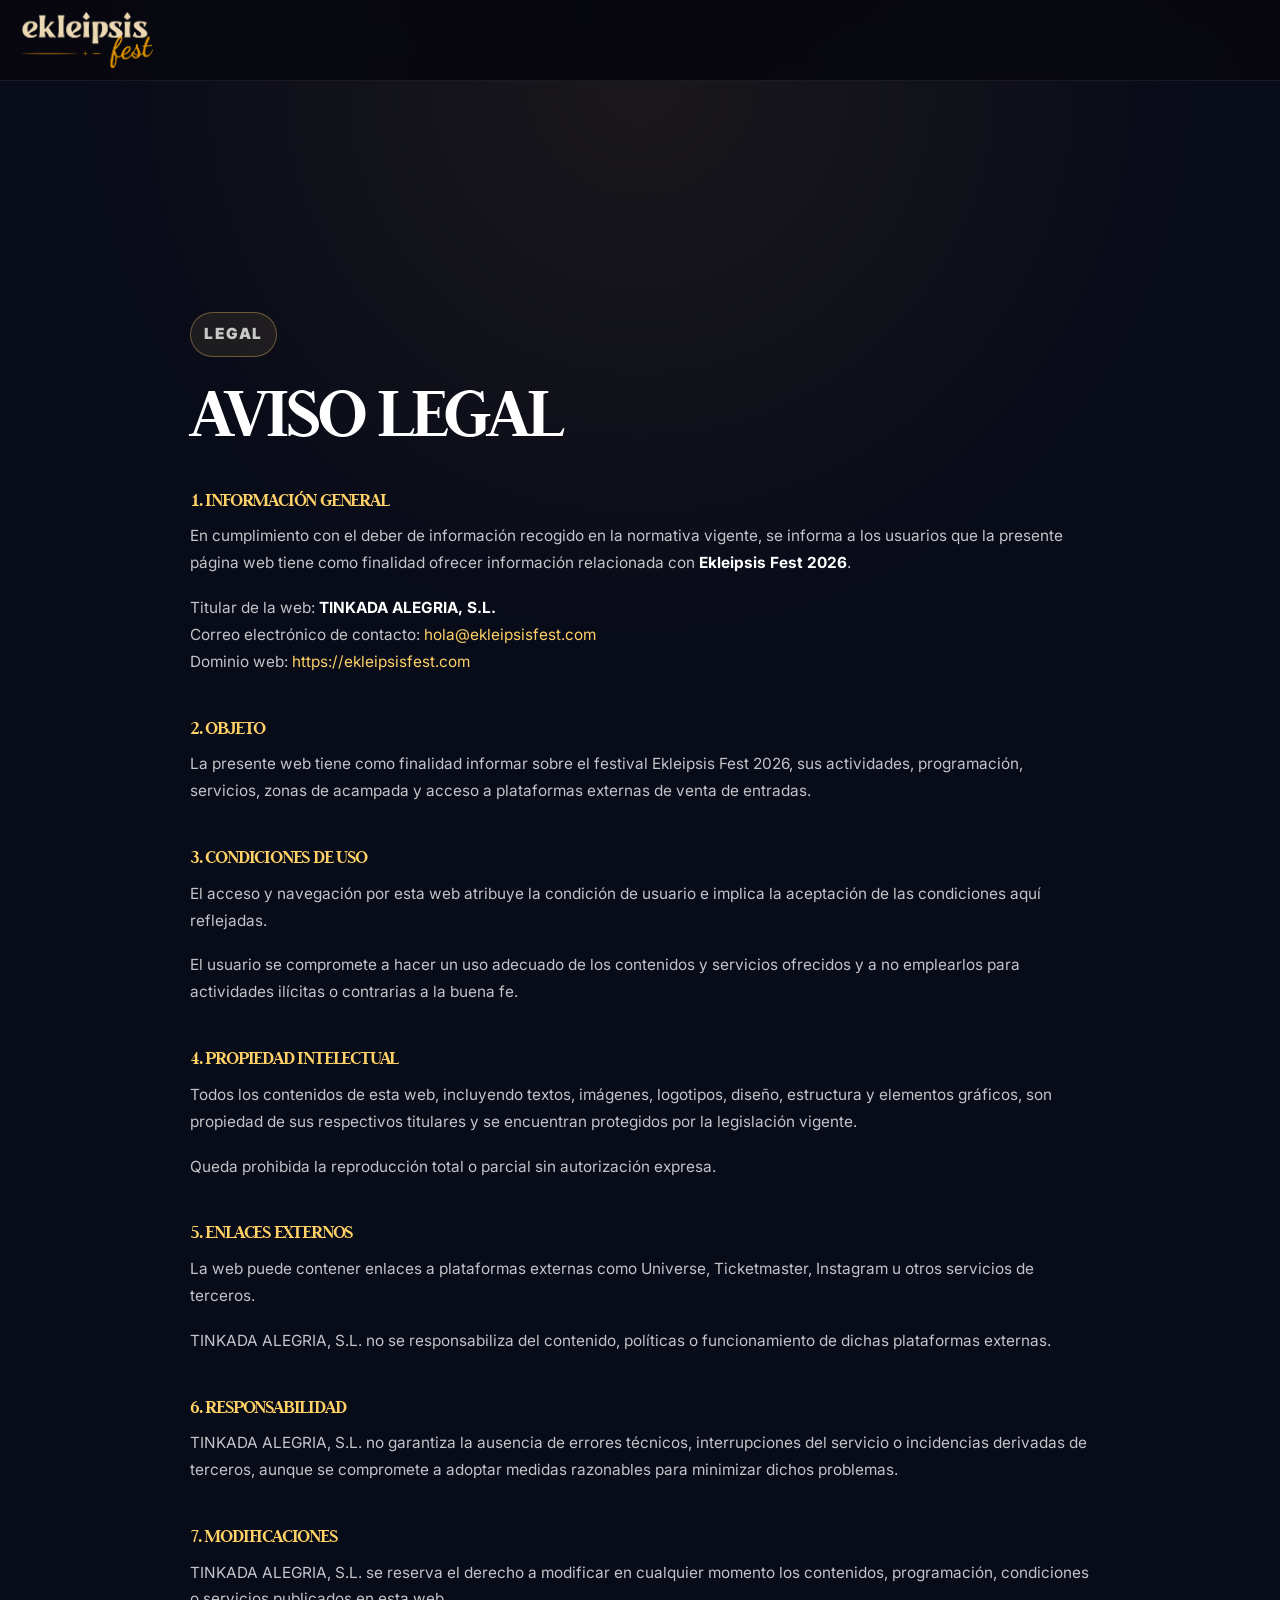
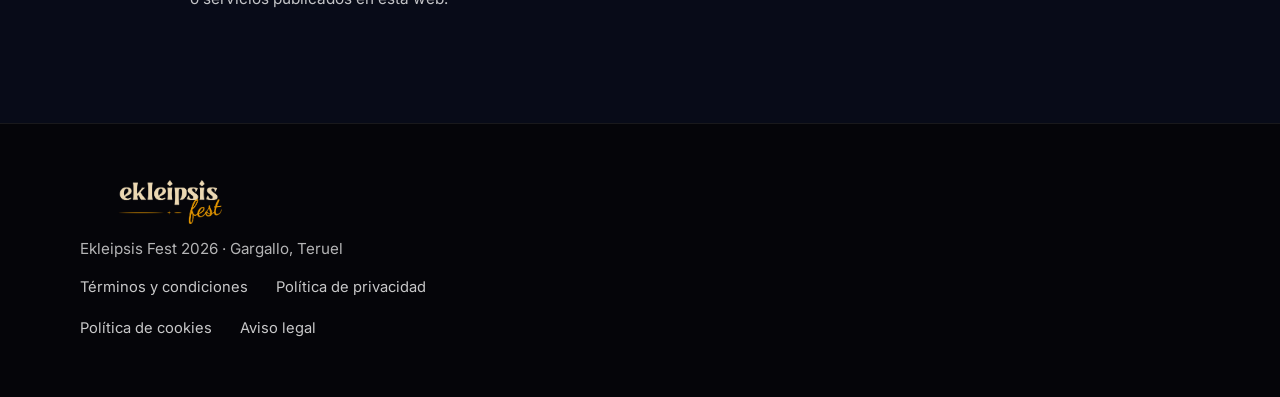
<file: aviso-legal.html>
<!DOCTYPE html>
<html lang="es">
<head>
  <meta charset="UTF-8" />
  <meta name="viewport" content="width=device-width, initial-scale=1.0" />

  <title>Aviso Legal | Ekleipsis Fest</title>
  <meta name="description" content="Aviso legal de Ekleipsis Fest 2026." />

  <link rel="icon" type="image/png" href="/assets/img/fav_icon.png" />
  <link rel="preconnect" href="https://fonts.googleapis.com" />
  <link rel="preconnect" href="https://fonts.gstatic.com" crossorigin />
  <link href="https://fonts.googleapis.com/css2?family=Inter:wght@400;600;700;900&family=Judson:wght@400;700&display=swap" rel="stylesheet" />
  <link rel="stylesheet" href="css/styles.css" />
</head>

<body>

  <header class="site-header">
    <div class="header-container">
      <a href="index.html" class="logo">
        <img src="assets/img/EKLEIPSIS FEST_logo_final.png" alt="Ekleipsis Fest" />
      </a>
    </div>
  </header>

  <main class="legal-page">
    <section class="section">
      <div class="container legal-content">
        <p class="section-tag">Legal</p>
        <h1>Aviso legal</h1>

        <h2>1. Información general</h2>
        <p>
          En cumplimiento con el deber de información recogido en la normativa vigente, se informa a los
          usuarios que la presente página web tiene como finalidad ofrecer información relacionada con
          <strong>Ekleipsis Fest 2026</strong>.
        </p>

        <p>
          Titular de la web: <strong>TINKADA ALEGRIA, S.L.</strong><br>
          Correo electrónico de contacto:
          <a href="mailto:hola@ekleipsisfest.com">hola@ekleipsisfest.com</a><br>
          Dominio web:
          <a href="https://ekleipsisfest.com">https://ekleipsisfest.com</a>
        </p>

        <h2>2. Objeto</h2>
        <p>
          La presente web tiene como finalidad informar sobre el festival Ekleipsis Fest 2026, sus actividades,
          programación, servicios, zonas de acampada y acceso a plataformas externas de venta de entradas.
        </p>

        <h2>3. Condiciones de uso</h2>
        <p>
          El acceso y navegación por esta web atribuye la condición de usuario e implica la aceptación de las
          condiciones aquí reflejadas.
        </p>

        <p>
          El usuario se compromete a hacer un uso adecuado de los contenidos y servicios ofrecidos y a no
          emplearlos para actividades ilícitas o contrarias a la buena fe.
        </p>

        <h2>4. Propiedad intelectual</h2>
        <p>
          Todos los contenidos de esta web, incluyendo textos, imágenes, logotipos, diseño, estructura y
          elementos gráficos, son propiedad de sus respectivos titulares y se encuentran protegidos por la
          legislación vigente.
        </p>

        <p>
          Queda prohibida la reproducción total o parcial sin autorización expresa.
        </p>

        <h2>5. Enlaces externos</h2>
        <p>
          La web puede contener enlaces a plataformas externas como Universe, Ticketmaster, Instagram u otros
          servicios de terceros.
        </p>

        <p>
          TINKADA ALEGRIA, S.L. no se responsabiliza del contenido, políticas o funcionamiento de dichas plataformas
          externas.
        </p>

        <h2>6. Responsabilidad</h2>
        <p>
          TINKADA ALEGRIA, S.L. no garantiza la ausencia de errores técnicos, interrupciones del servicio o incidencias
          derivadas de terceros, aunque se compromete a adoptar medidas razonables para minimizar dichos
          problemas.
        </p>

        <h2>7. Modificaciones</h2>
        <p>
          TINKADA ALEGRIA, S.L. se reserva el derecho a modificar en cualquier momento los contenidos, programación,
          condiciones o servicios publicados en esta web.
        </p>

      </div>
    </section>
  </main>

  <footer class="site-footer">
    <div class="container footer-content">
      <div class="footer-brand">
        <img src="assets/img/EKLEIPSIS FEST_logo_final.png" alt="Ekleipsis Fest" class="footer-logo" />
        <p>Ekleipsis Fest 2026 · Gargallo, Teruel</p>

        <div class="footer-links">
          <a href="terminos.html">Términos y condiciones</a>
          <a href="privacidad.html">Política de privacidad</a>
          <a href="cookies.html">Política de cookies</a>
          <a href="aviso-legal.html">Aviso legal</a>
        </div>
      </div>
    </div>
  </footer>

</body>
</html>
</file>
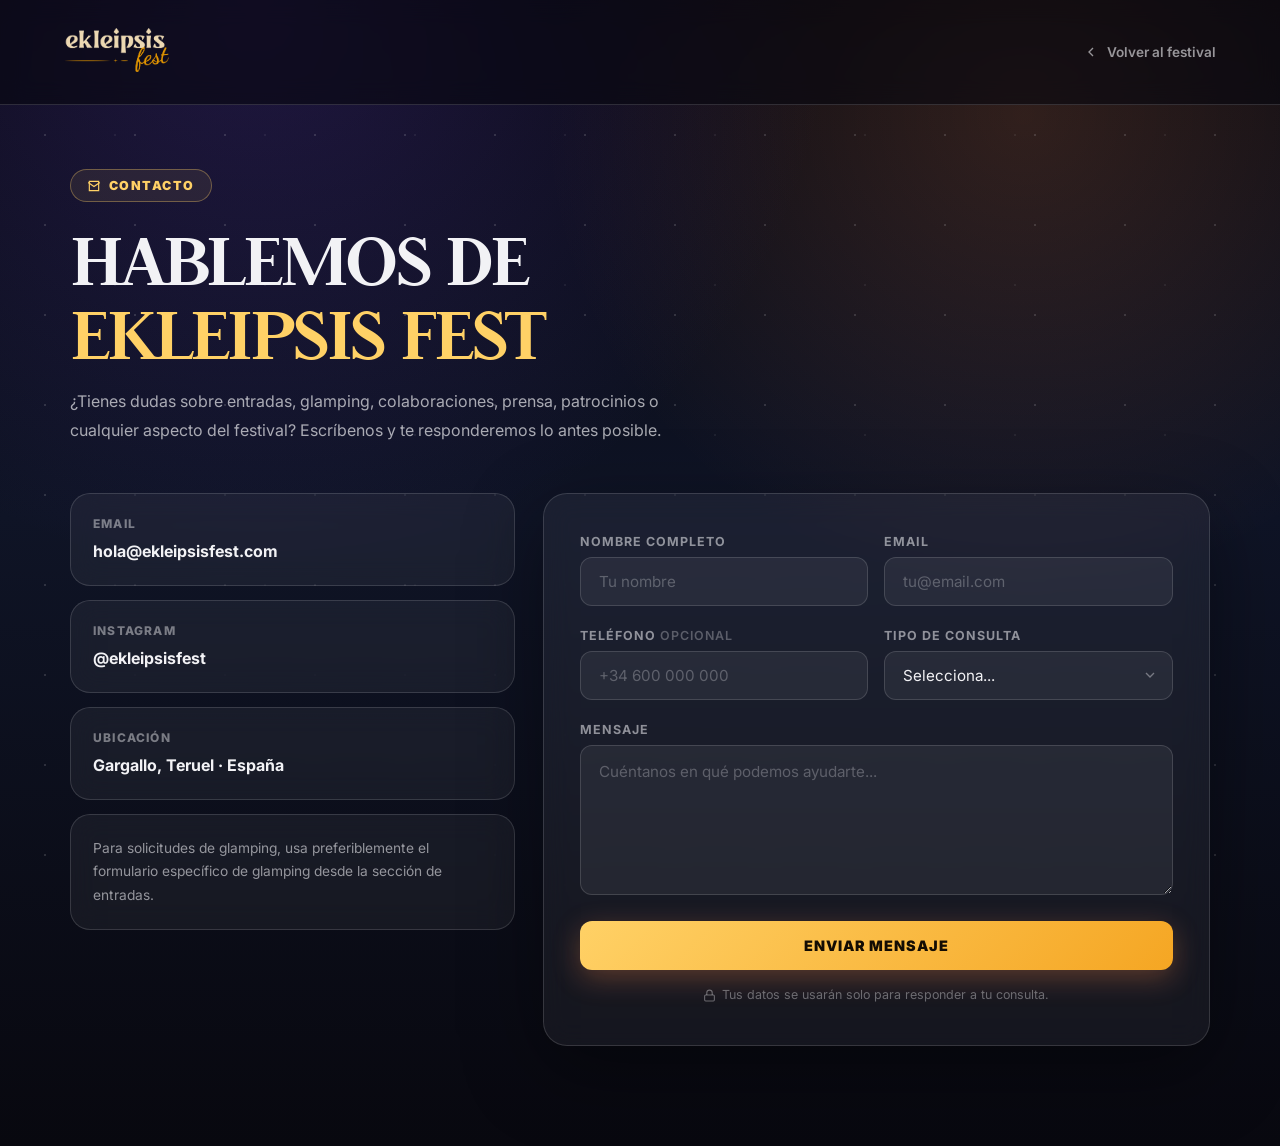
<file: contacto.html>
<!DOCTYPE html>
<html lang="es">
<head>
  <meta charset="UTF-8" />
  <meta name="viewport" content="width=device-width, initial-scale=1.0" />

  <title>Contacto · Ekleipsis Fest 2026</title>
  <meta name="description" content="Contacta con Ekleipsis Fest 2026 para dudas sobre entradas, glamping, colaboraciones, prensa, patrocinios o información general del festival." />
  <meta name="robots" content="index, follow" />

  <link rel="icon" type="image/png" href="assets/img/fav_icon.png" />

  <link rel="preconnect" href="https://fonts.googleapis.com" />
  <link rel="preconnect" href="https://fonts.gstatic.com" crossorigin />
  <link href="https://fonts.googleapis.com/css2?family=Inter:wght@400;600;700;900&family=Judson:wght@400;700&display=swap" rel="stylesheet" />

  <link rel="stylesheet" href="css/contacto.css" />
</head>

<body>

  <header class="page-header">
    <a href="index.html" class="header-logo">
      <img src="assets/img/EKLEIPSIS FEST_logo_final.png" alt="Ekleipsis Fest" />
    </a>

    <a href="index.html" class="back-link">
      <svg viewBox="0 0 24 24">
        <polyline points="15 18 9 12 15 6"></polyline>
      </svg>
      Volver al festival
    </a>
  </header>

  <main class="contact-page">

    <section class="contact-hero">
      <span class="contact-kicker">
        <svg viewBox="0 0 24 24">
          <path d="M4 4h16v16H4z"></path>
          <polyline points="22,6 12,13 2,6"></polyline>
        </svg>
        Contacto
      </span>

      <h1>Hablemos de <span>EKLEIPSIS FEST</span></h1>

      <p>
        ¿Tienes dudas sobre entradas, glamping, colaboraciones, prensa, patrocinios o cualquier aspecto del festival?
        Escríbenos y te responderemos lo antes posible.
      </p>
    </section>

    <section class="contact-layout">

      <aside class="contact-info">
        <div class="info-card">
          <span class="info-label">Email</span>
          <a href="mailto:hola@ekleipsisfest.com">hola@ekleipsisfest.com</a>
        </div>

        <div class="info-card">
          <span class="info-label">Instagram</span>
          <a href="https://www.instagram.com/ekleipsisfest/" target="_blank" rel="noopener">@ekleipsisfest</a>
        </div>

        <div class="info-card">
          <span class="info-label">Ubicación</span>
          <p>Gargallo, Teruel · España</p>
        </div>

        <div class="info-note">
          Para solicitudes de glamping, usa preferiblemente el formulario específico de glamping desde la sección de entradas.
        </div>
      </aside>

      <div class="form-card" id="formCard">

        <div class="form-fields">

          <form id="contactForm"
                name="contacto-general"
                method="POST"
                action="/contacto.html?success=true"
                data-netlify="true"
                netlify-honeypot="bot-field">

            <input type="hidden" name="form-name" value="contacto-general" />

            <p hidden>
              <label>No rellenes esto: <input name="bot-field" /></label>
            </p>

            <div class="form-row">
              <div class="form-group">
                <label>Nombre completo</label>
                <input type="text" name="nombre" placeholder="Tu nombre" required />
              </div>

              <div class="form-group">
                <label>Email</label>
                <input type="email" name="email" placeholder="tu@email.com" required />
              </div>
            </div>

            <div class="form-row">
              <div class="form-group">
                <label>Teléfono <span>opcional</span></label>
                <input type="tel" name="telefono" placeholder="+34 600 000 000" />
              </div>

              <div class="form-group">
                <label>Tipo de consulta</label>
                <select name="tipo_consulta" required>
                  <option value="" disabled selected>Selecciona...</option>
                  <option value="Entradas">Entradas</option>
                  <option value="Glamping">Glamping</option>
                  <option value="Colaboraciones">Colaboraciones</option>
                  <option value="Prensa">Prensa</option>
                  <option value="Patrocinios">Patrocinios</option>
                  <option value="Food trucks / proveedores">Food trucks / proveedores</option>
                  <option value="Información general">Información general</option>
                  <option value="Otros">Otros</option>
                </select>
              </div>
            </div>

            <div class="form-group">
              <label>Mensaje</label>
              <textarea name="mensaje" placeholder="Cuéntanos en qué podemos ayudarte..." required></textarea>
            </div>

            <button type="submit" class="form-submit">
              Enviar mensaje
            </button>

            <p class="form-note">
              <svg viewBox="0 0 24 24">
                <rect x="3" y="11" width="18" height="11" rx="2" ry="2"></rect>
                <path d="M7 11V7a5 5 0 0 1 10 0v4"></path>
              </svg>
              Tus datos se usarán solo para responder a tu consulta.
            </p>

          </form>
        </div>

        <div class="form-success">
          <div class="success-icon">
            <svg viewBox="0 0 24 24">
              <polyline points="20 6 9 17 4 12"></polyline>
            </svg>
          </div>

          <h2>Mensaje enviado</h2>

          <p>
            Hemos recibido tu consulta. Te responderemos lo antes posible.
          </p>

          <a href="index.html" class="success-back">
            Volver al festival
          </a>
        </div>

      </div>

    </section>

  </main>

  <script src="js/main.js"></script>
</body>
</html>
</file>
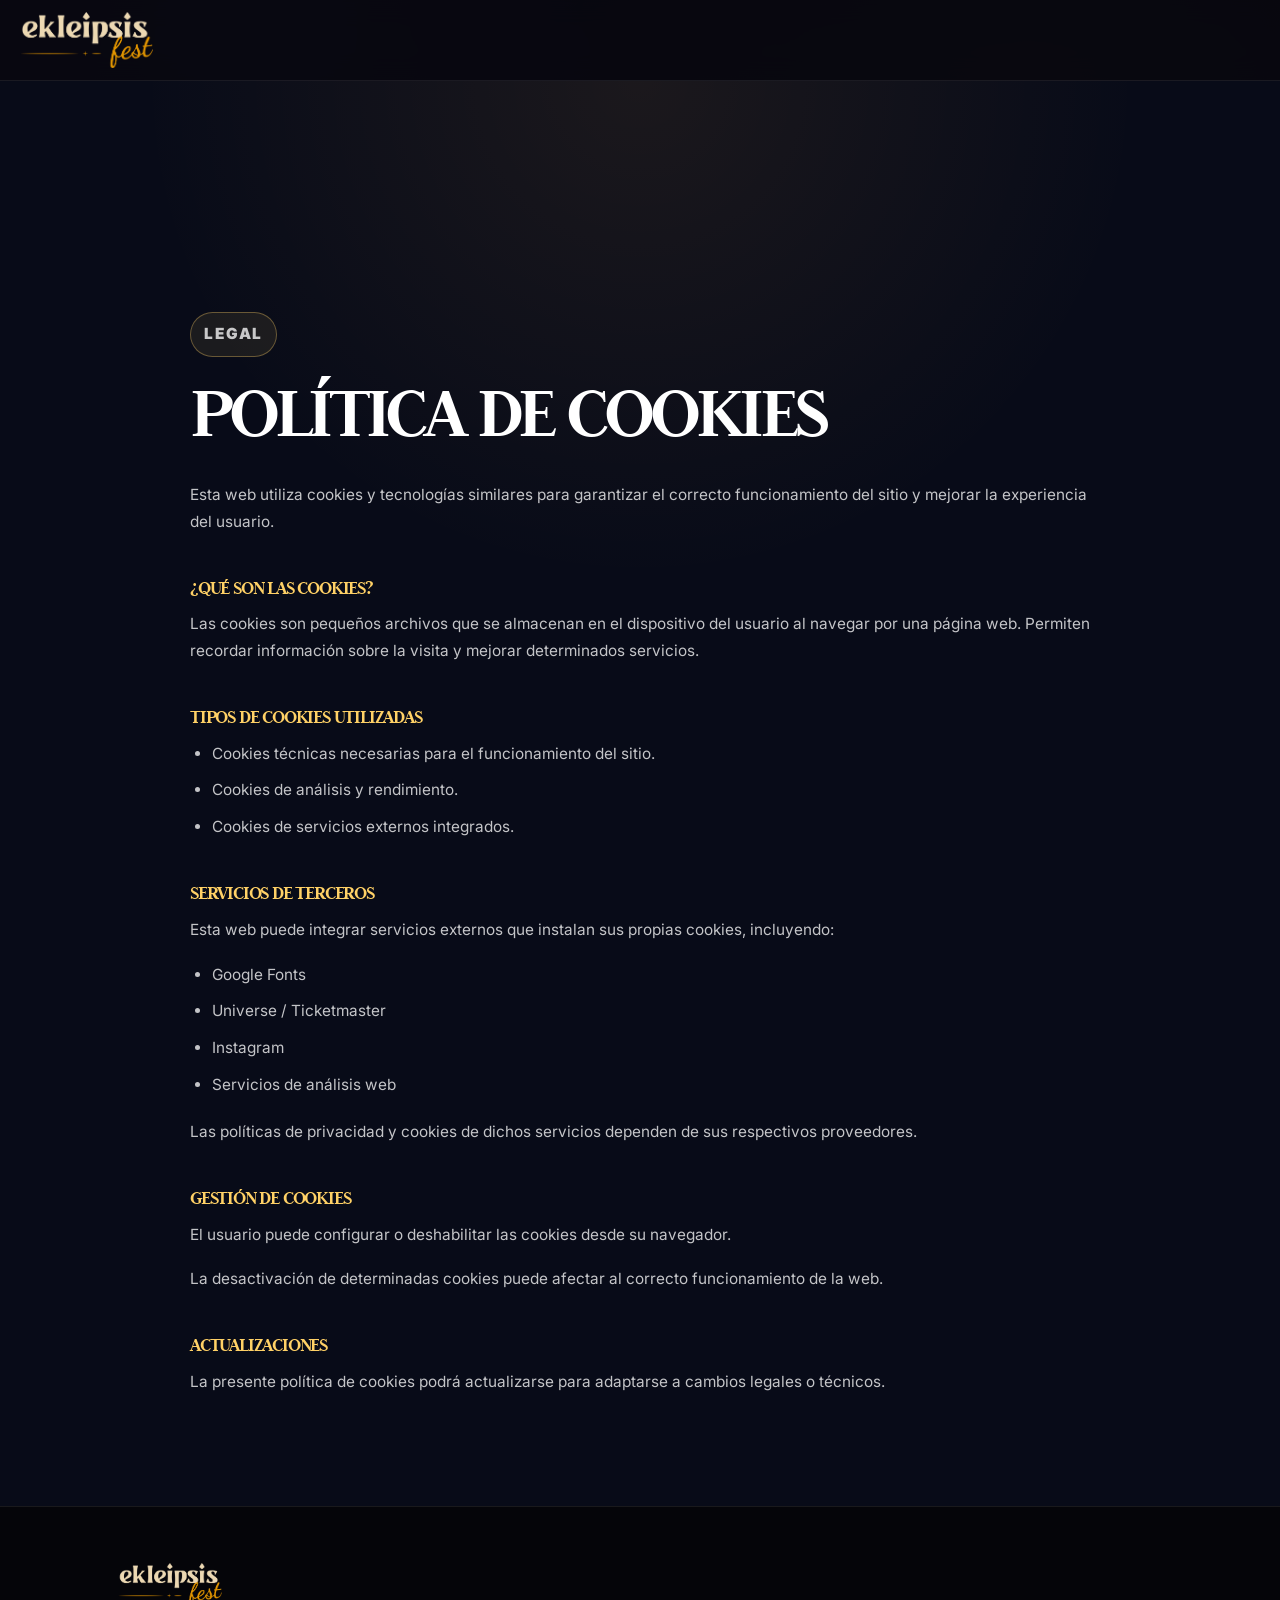
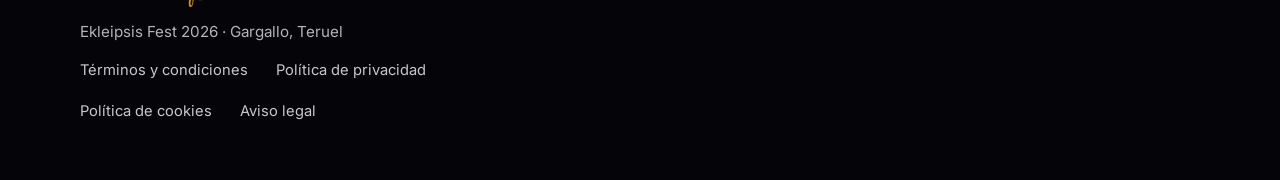
<file: cookies.html>
<!DOCTYPE html>
<html lang="es">

<head>
  <meta charset="UTF-8" />
  <meta name="viewport" content="width=device-width, initial-scale=1.0" />

  <title>Política de Cookies | Ekleipsis Fest</title>

  <meta name="description"
        content="Política de cookies de Ekleipsis Fest 2026." />

  <link rel="icon"
        type="image/png"
        href="/assets/img/fav_icon.png" />

  <link rel="preconnect"
        href="https://fonts.googleapis.com" />

  <link rel="preconnect"
        href="https://fonts.gstatic.com"
        crossorigin />

  <link href="https://fonts.googleapis.com/css2?family=Inter:wght@400;600;700;900&family=Judson:wght@400;700&display=swap"
        rel="stylesheet" />

  <link rel="stylesheet" href="css/styles.css" />
</head>

<body>

  <!-- HEADER -->

  <header class="site-header">
    <div class="header-container">

      <a href="index.html" class="logo">
        <img src="assets/img/EKLEIPSIS FEST_logo_final.png"
             alt="Ekleipsis Fest" />
      </a>

    </div>
  </header>

  <!-- MAIN -->

  <main class="legal-page">

    <section class="section">
      <div class="container legal-content">

        <p class="section-tag">Legal</p>

        <h1>Política de cookies</h1>

        <p>
          Esta web utiliza cookies y tecnologías similares para garantizar el
          correcto funcionamiento del sitio y mejorar la experiencia del usuario.
        </p>

        <h2>¿Qué son las cookies?</h2>

        <p>
          Las cookies son pequeños archivos que se almacenan en el dispositivo
          del usuario al navegar por una página web. Permiten recordar
          información sobre la visita y mejorar determinados servicios.
        </p>

        <h2>Tipos de cookies utilizadas</h2>

        <ul>
          <li>Cookies técnicas necesarias para el funcionamiento del sitio.</li>
          <li>Cookies de análisis y rendimiento.</li>
          <li>Cookies de servicios externos integrados.</li>
        </ul>

        <h2>Servicios de terceros</h2>

        <p>
          Esta web puede integrar servicios externos que instalan sus propias
          cookies, incluyendo:
        </p>

        <ul>
          <li>Google Fonts</li>
          <li>Universe / Ticketmaster</li>
          <li>Instagram</li>
          <li>Servicios de análisis web</li>
        </ul>

        <p>
          Las políticas de privacidad y cookies de dichos servicios dependen de
          sus respectivos proveedores.
        </p>

        <h2>Gestión de cookies</h2>

        <p>
          El usuario puede configurar o deshabilitar las cookies desde su
          navegador.
        </p>

        <p>
          La desactivación de determinadas cookies puede afectar al correcto
          funcionamiento de la web.
        </p>

        <h2>Actualizaciones</h2>

        <p>
          La presente política de cookies podrá actualizarse para adaptarse a
          cambios legales o técnicos.
        </p>

      </div>
    </section>

  </main>

  <!-- FOOTER -->

  <footer class="site-footer">

    <div class="container footer-content">

      <div class="footer-brand">

        <img src="assets/img/EKLEIPSIS FEST_logo_final.png"
             alt="Ekleipsis Fest"
             class="footer-logo" />

        <p>Ekleipsis Fest 2026 · Gargallo, Teruel</p>

        <div class="footer-links">
          <a href="terminos.html">Términos y condiciones</a>
          <a href="privacidad.html">Política de privacidad</a>
          <a href="cookies.html">Política de cookies</a>
          <a href="aviso-legal.html">Aviso legal</a>
        </div>

      </div>

    </div>

  </footer>

</body>
</html>
</file>
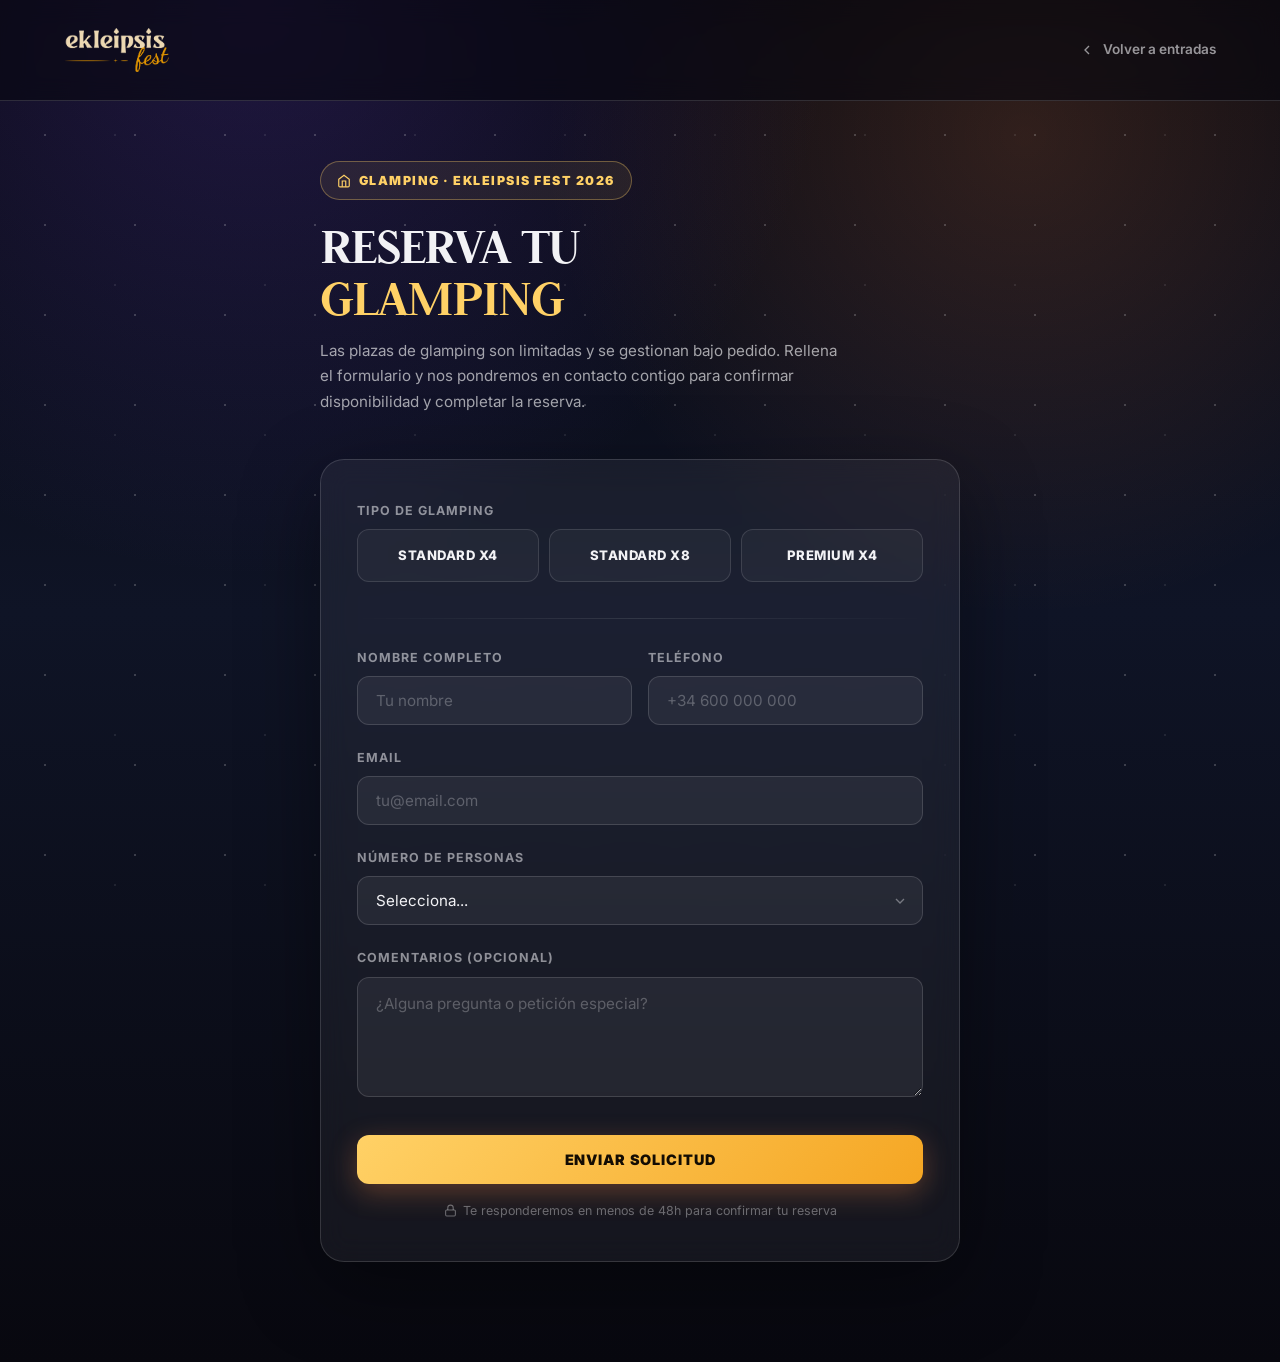
<file: glamping-pedido.html>
<!DOCTYPE html>
<html lang="es">
<head>
  <meta charset="UTF-8" />
  <meta name="viewport" content="width=device-width, initial-scale=1.0" />
  <title>Solicitar Glamping · Ekleipsis Fest 2026</title>
  <meta name="robots" content="noindex" />

  <link rel="icon" type="image/png" href="assets/img/fav_icon.png" />
  <link rel="preconnect" href="https://fonts.googleapis.com" />
  <link rel="preconnect" href="https://fonts.gstatic.com" crossorigin />
  <link href="https://fonts.googleapis.com/css2?family=Inter:wght@400;600;700;900&family=Judson:wght@400;700&display=swap" rel="stylesheet" />

  <link rel="stylesheet" href="css/styles.css" />
  <link rel="stylesheet" href="css/pedido.css" />
</head>

<body>

  <header class="page-header">
    <a href="index.html">
      <img src="assets/img/EKLEIPSIS FEST_logo_final.png" alt="Ekleipsis Fest" />
    </a>
    <a href="index.html#entradas" class="back-link">
      <svg viewBox="0 0 24 24"><polyline points="15 18 9 12 15 6"></polyline></svg>
      Volver a entradas
    </a>
  </header>

  <main class="page-main">

    <span class="form-kicker">
      <svg viewBox="0 0 24 24">
        <path d="M3 9l9-7 9 7v11a2 2 0 0 1-2 2H5a2 2 0 0 1-2-2z"></path>
        <polyline points="9 22 9 12 15 12 15 22"></polyline>
      </svg>
      Glamping · Ekleipsis Fest 2026
    </span>

    <h1 class="form-title">Reserva tu<br><span>glamping</span></h1>

    <p class="form-lead">
      Las plazas de glamping son limitadas y se gestionan bajo pedido. Rellena el formulario y nos pondremos en contacto contigo para confirmar disponibilidad y completar la reserva.
    </p>

    <div class="form-card" id="formCard">

      <div class="form-fields">
        <form id="glampingForm"
              name="glamping-pedido"
              method="POST"
              action="/glamping-pedido.html?success=true"
              data-netlify="true"
              netlify-honeypot="bot-field">

          <input type="hidden" name="form-name" value="glamping-pedido" />
          <p hidden><label>No rellenes esto: <input name="bot-field" /></label></p>

          <div class="form-group">
            <label>Tipo de glamping</label>
            <div class="glamping-options">
              <label class="glamping-option-card">
                <input type="radio" name="tipo_glamping" value="Standard x4" required />
                <span class="opt-name">Standard x4</span>
              </label>
              <label class="glamping-option-card">
                <input type="radio" name="tipo_glamping" value="Standard x8" />
                <span class="opt-name">Standard x8</span>
              </label>
              <label class="glamping-option-card">
                <input type="radio" name="tipo_glamping" value="Premium x4" />
                <span class="opt-name">Premium x4</span>
              </label>
            </div>
          </div>

          <div class="form-divider"></div>

          <div class="form-row">
            <div class="form-group">
              <label>Nombre completo</label>
              <input type="text" name="nombre" placeholder="Tu nombre" required />
            </div>
            <div class="form-group">
              <label>Teléfono</label>
              <input type="tel" name="telefono" placeholder="+34 600 000 000" />
            </div>
          </div>

          <div class="form-group">
            <label>Email</label>
            <input type="email" name="email" placeholder="tu@email.com" required />
          </div>

          <div class="form-group">
            <label>Número de personas</label>
            <select name="num_personas" required>
              <option value="" disabled selected>Selecciona...</option>
              <option value="2">2 personas</option>
              <option value="3">3 personas</option>
              <option value="4">4 personas</option>
              <option value="5">5 personas</option>
              <option value="6">6 personas</option>
              <option value="7">7 personas</option>
              <option value="8">8 personas</option>
            </select>
          </div>

          <div class="form-group">
            <label>Comentarios (opcional)</label>
            <textarea name="mensaje" placeholder="¿Alguna pregunta o petición especial?"></textarea>
          </div>

          <button type="submit" class="form-submit">Enviar solicitud</button>

          <p class="form-note">
            <svg viewBox="0 0 24 24">
              <rect x="3" y="11" width="18" height="11" rx="2" ry="2"></rect>
              <path d="M7 11V7a5 5 0 0 1 10 0v4"></path>
            </svg>
            Te responderemos en menos de 48h para confirmar tu reserva
          </p>

        </form>
      </div>

      <div class="form-success">
        <div class="success-icon">
          <svg viewBox="0 0 24 24"><polyline points="20 6 9 17 4 12"></polyline></svg>
        </div>
        <h2 class="success-title">¡Solicitud enviada!</h2>
        <p class="success-text">
          Hemos recibido tu solicitud de glamping. Nos pondremos en contacto contigo en menos de 48 horas para confirmar disponibilidad y completar la reserva.
        </p>
        <a href="index.html" class="success-back">
          <svg viewBox="0 0 24 24" width="16" height="16" stroke="currentColor" fill="none" stroke-width="2">
            <polyline points="15 18 9 12 15 6"></polyline>
          </svg>
          Volver al festival
        </a>
      </div>

    </div>

  </main>

  <script>
    const params = new URLSearchParams(window.location.search);
    if (params.get('success') === 'true') {
      document.getElementById('formCard').classList.add('submitted');
    }
  </script>

</body>
</html>
</file>
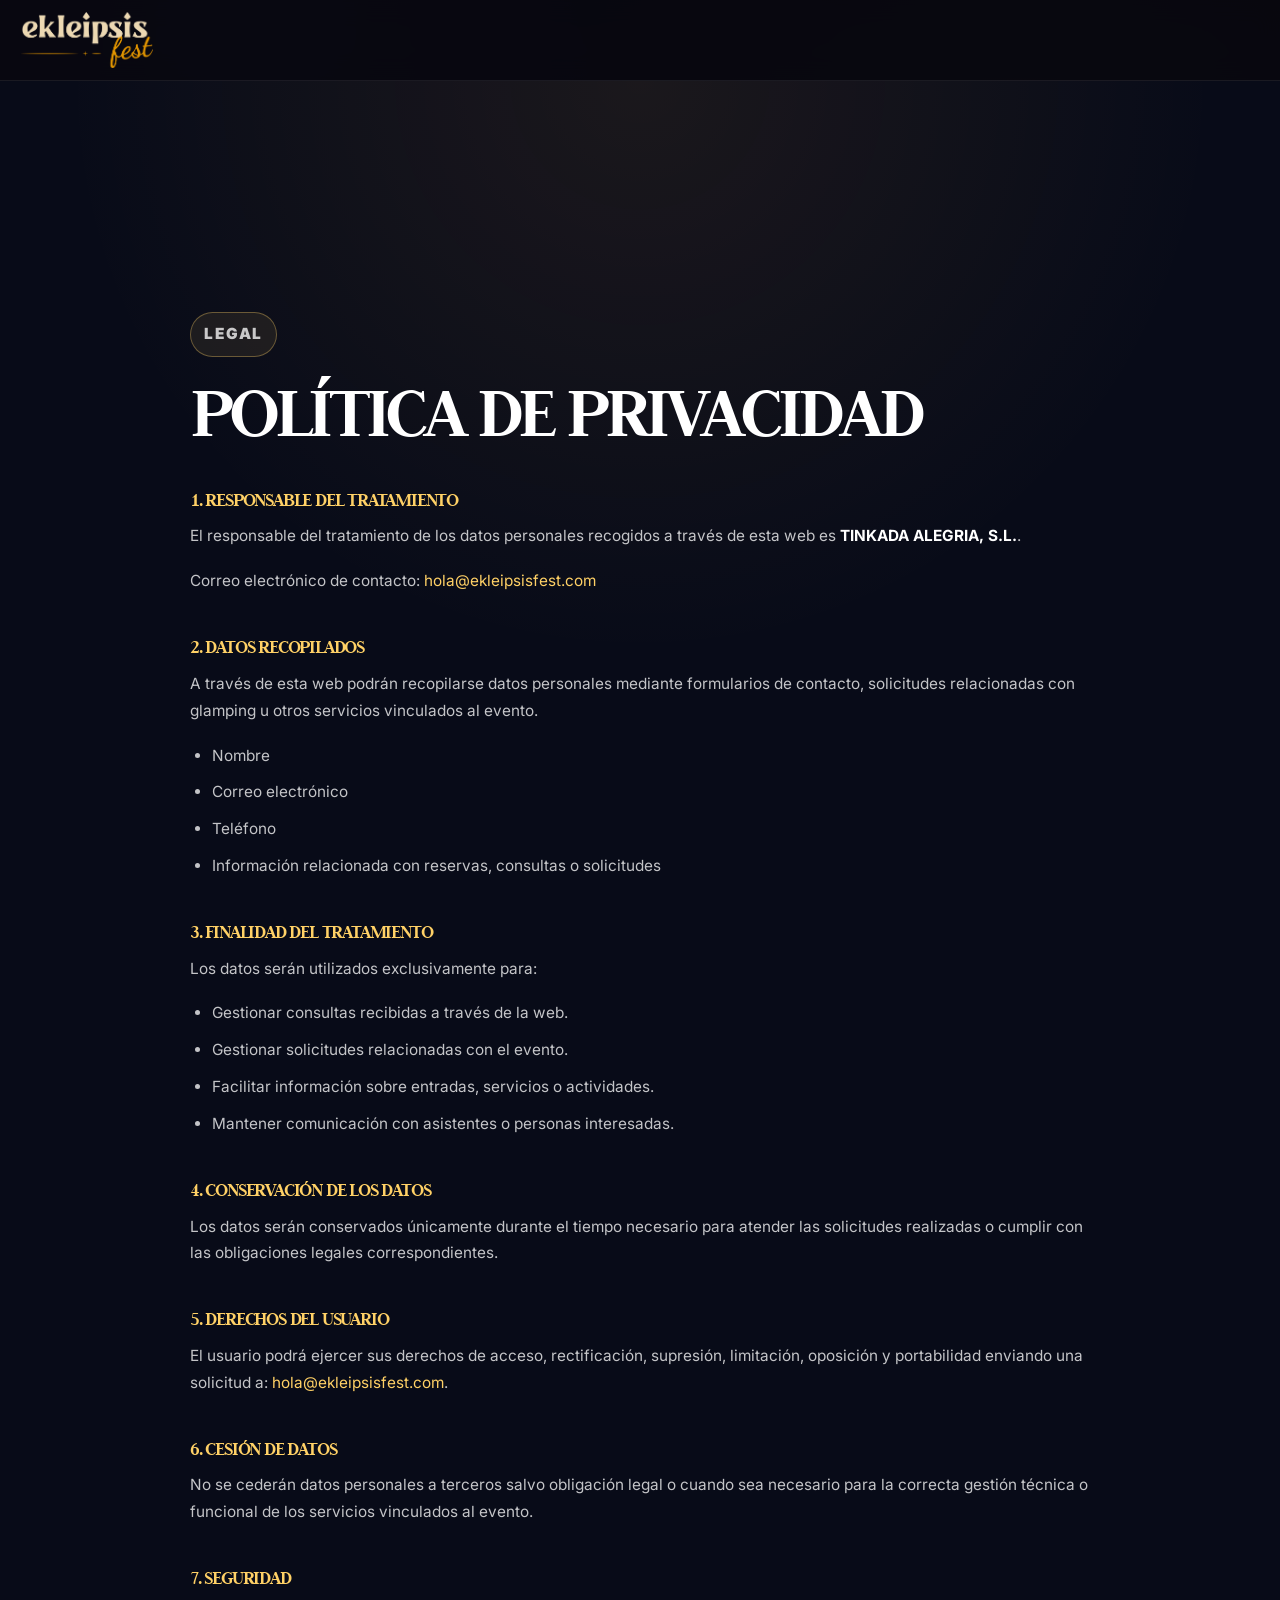
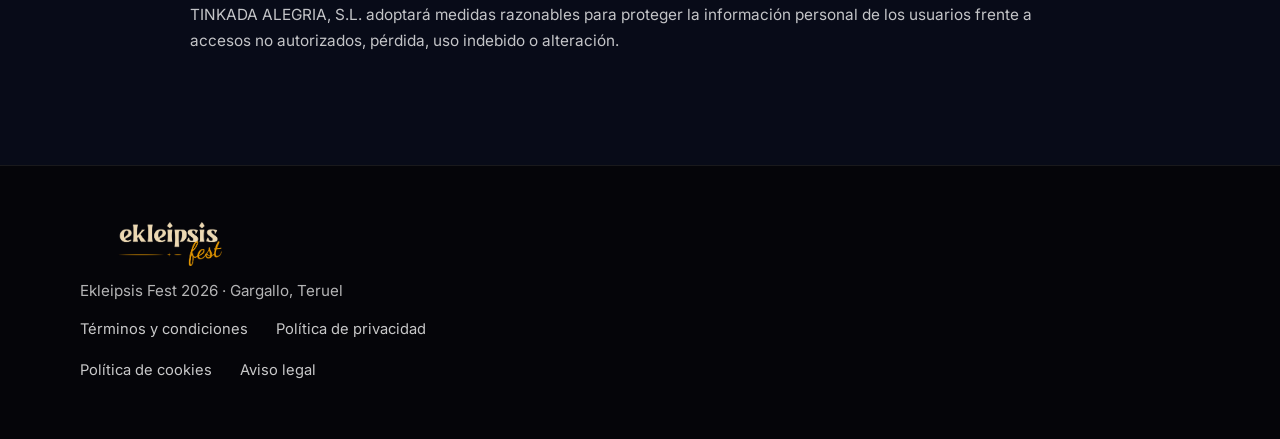
<file: privacidad.html>
<!DOCTYPE html>
<html lang="es">
<head>
  <meta charset="UTF-8" />
  <meta name="viewport" content="width=device-width, initial-scale=1.0" />

  <title>Política de Privacidad | Ekleipsis Fest</title>
  <meta name="description" content="Política de privacidad de Ekleipsis Fest 2026." />

  <link rel="icon" type="image/png" href="/assets/img/fav_icon.png" />
  <link rel="preconnect" href="https://fonts.googleapis.com" />
  <link rel="preconnect" href="https://fonts.gstatic.com" crossorigin />
  <link href="https://fonts.googleapis.com/css2?family=Inter:wght@400;600;700;900&family=Judson:wght@400;700&display=swap" rel="stylesheet" />
  <link rel="stylesheet" href="css/styles.css" />
</head>

<body>

  <header class="site-header">
    <div class="header-container">
      <a href="index.html" class="logo">
        <img src="assets/img/EKLEIPSIS FEST_logo_final.png" alt="Ekleipsis Fest" />
      </a>
    </div>
  </header>

  <main class="legal-page">
    <section class="section">
      <div class="container legal-content">
        <p class="section-tag">Legal</p>
        <h1>Política de privacidad</h1>

        <h2>1. Responsable del tratamiento</h2>
        <p>
          El responsable del tratamiento de los datos personales recogidos a través de esta web es
          <strong>TINKADA ALEGRIA, S.L.</strong>.
        </p>
        <p>
          Correo electrónico de contacto:
          <a href="mailto:hola@ekleipsisfest.com">hola@ekleipsisfest.com</a>
        </p>

        <h2>2. Datos recopilados</h2>
        <p>
          A través de esta web podrán recopilarse datos personales mediante formularios de contacto,
          solicitudes relacionadas con glamping u otros servicios vinculados al evento.
        </p>

        <ul>
          <li>Nombre</li>
          <li>Correo electrónico</li>
          <li>Teléfono</li>
          <li>Información relacionada con reservas, consultas o solicitudes</li>
        </ul>

        <h2>3. Finalidad del tratamiento</h2>
        <p>Los datos serán utilizados exclusivamente para:</p>

        <ul>
          <li>Gestionar consultas recibidas a través de la web.</li>
          <li>Gestionar solicitudes relacionadas con el evento.</li>
          <li>Facilitar información sobre entradas, servicios o actividades.</li>
          <li>Mantener comunicación con asistentes o personas interesadas.</li>
        </ul>

        <h2>4. Conservación de los datos</h2>
        <p>
          Los datos serán conservados únicamente durante el tiempo necesario para atender las solicitudes
          realizadas o cumplir con las obligaciones legales correspondientes.
        </p>

        <h2>5. Derechos del usuario</h2>
        <p>
          El usuario podrá ejercer sus derechos de acceso, rectificación, supresión, limitación,
          oposición y portabilidad enviando una solicitud a:
          <a href="mailto:hola@ekleipsisfest.com">hola@ekleipsisfest.com</a>.
        </p>

        <h2>6. Cesión de datos</h2>
        <p>
          No se cederán datos personales a terceros salvo obligación legal o cuando sea necesario para
          la correcta gestión técnica o funcional de los servicios vinculados al evento.
        </p>

        <h2>7. Seguridad</h2>
        <p>
          TINKADA ALEGRIA, S.L. adoptará medidas razonables para proteger la información personal de los usuarios
          frente a accesos no autorizados, pérdida, uso indebido o alteración.
        </p>

      </div>
    </section>
  </main>

  <footer class="site-footer">
    <div class="container footer-content">
      <div class="footer-brand">
        <img src="assets/img/EKLEIPSIS FEST_logo_final.png" alt="Ekleipsis Fest" class="footer-logo" />
        <p>Ekleipsis Fest 2026 · Gargallo, Teruel</p>

        <div class="footer-links">
          <a href="terminos.html">Términos y condiciones</a>
          <a href="privacidad.html">Política de privacidad</a>
          <a href="cookies.html">Política de cookies</a>
          <a href="aviso-legal.html">Aviso legal</a>
        </div>
      </div>
    </div>
  </footer>

</body>
</html>
</file>
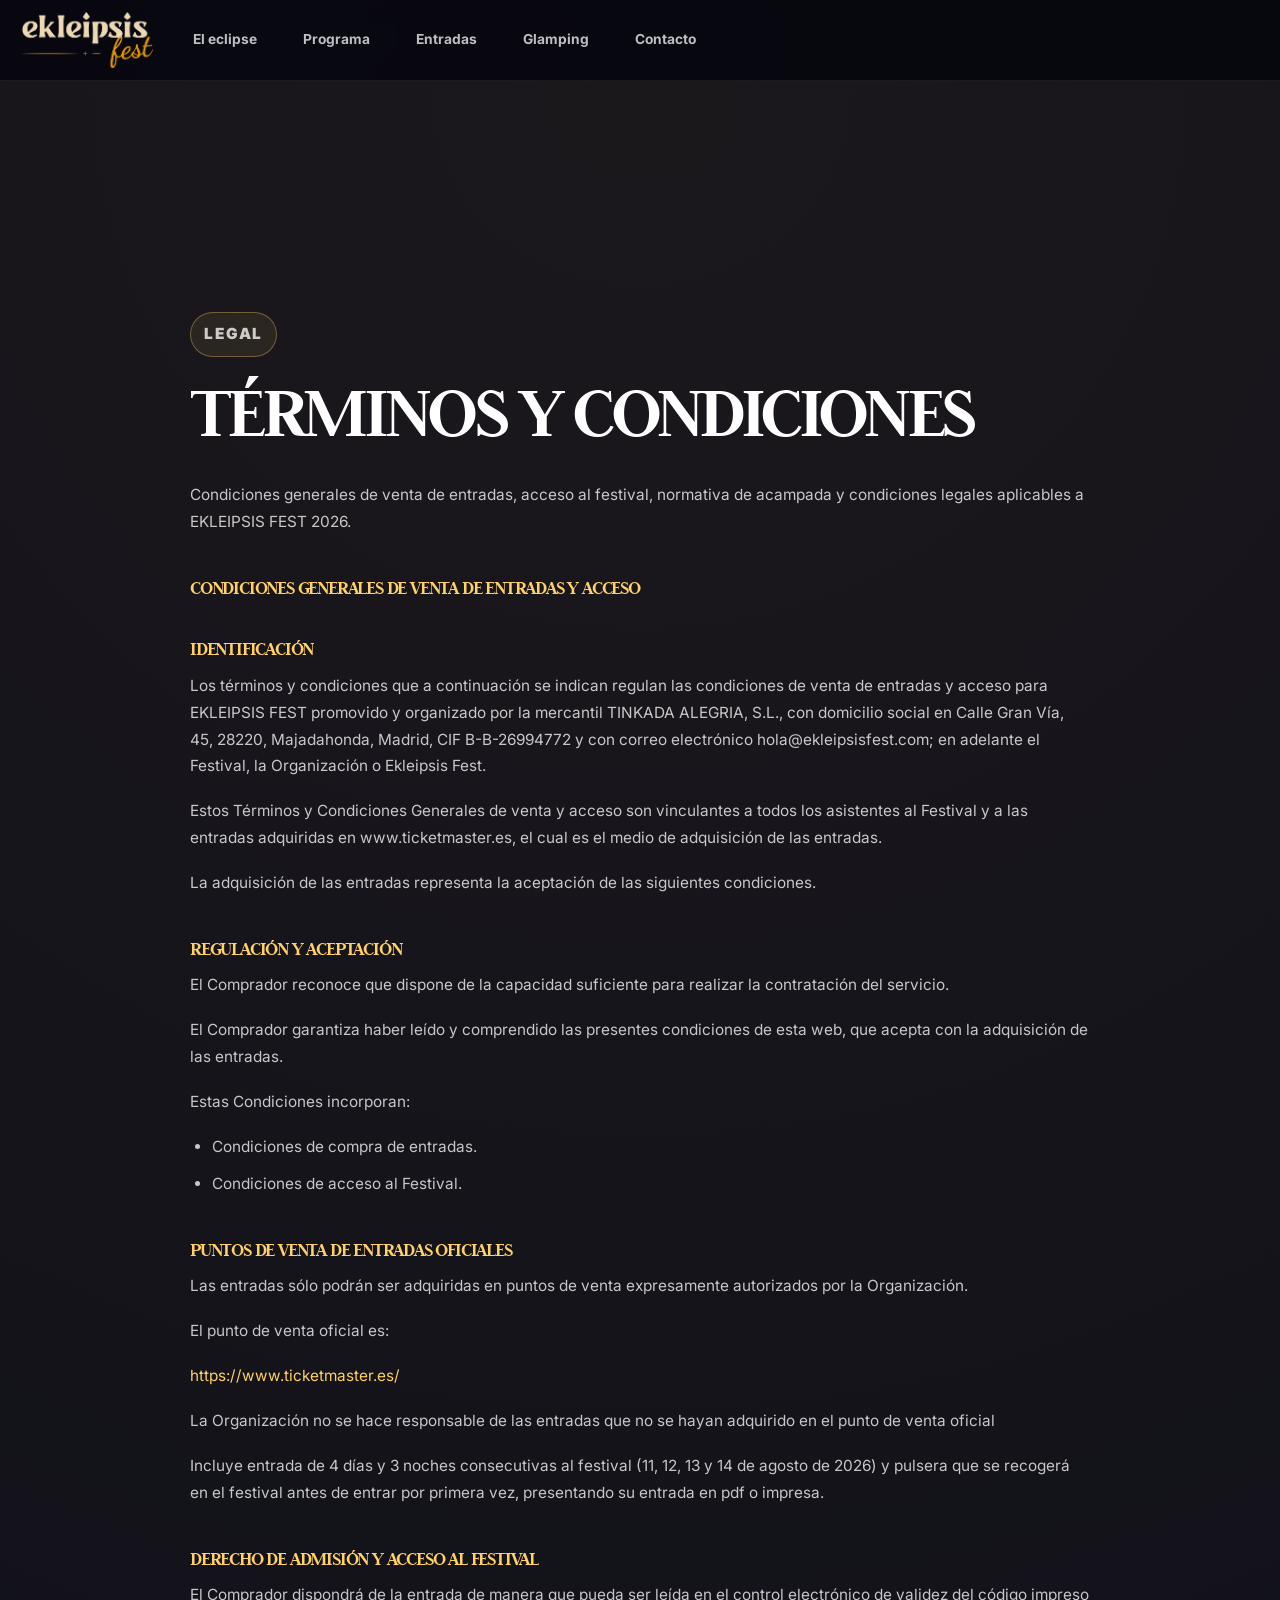
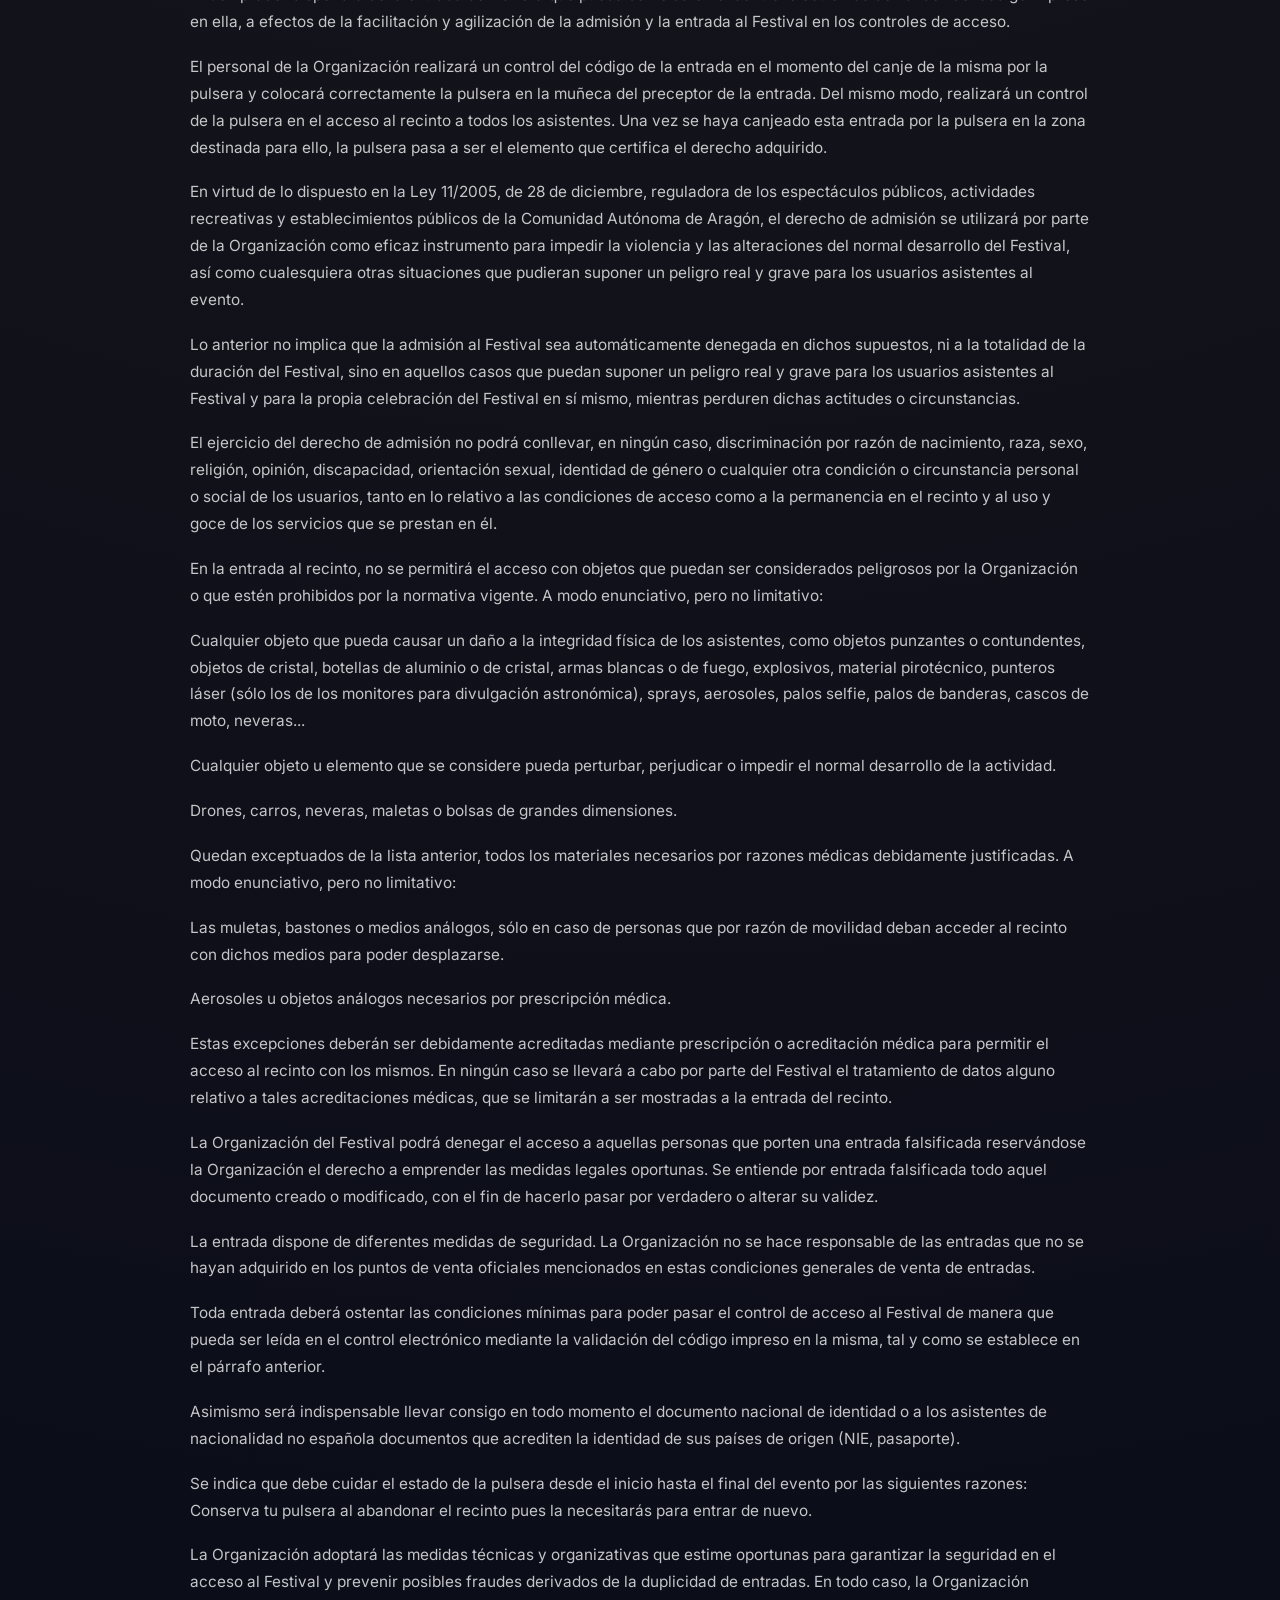
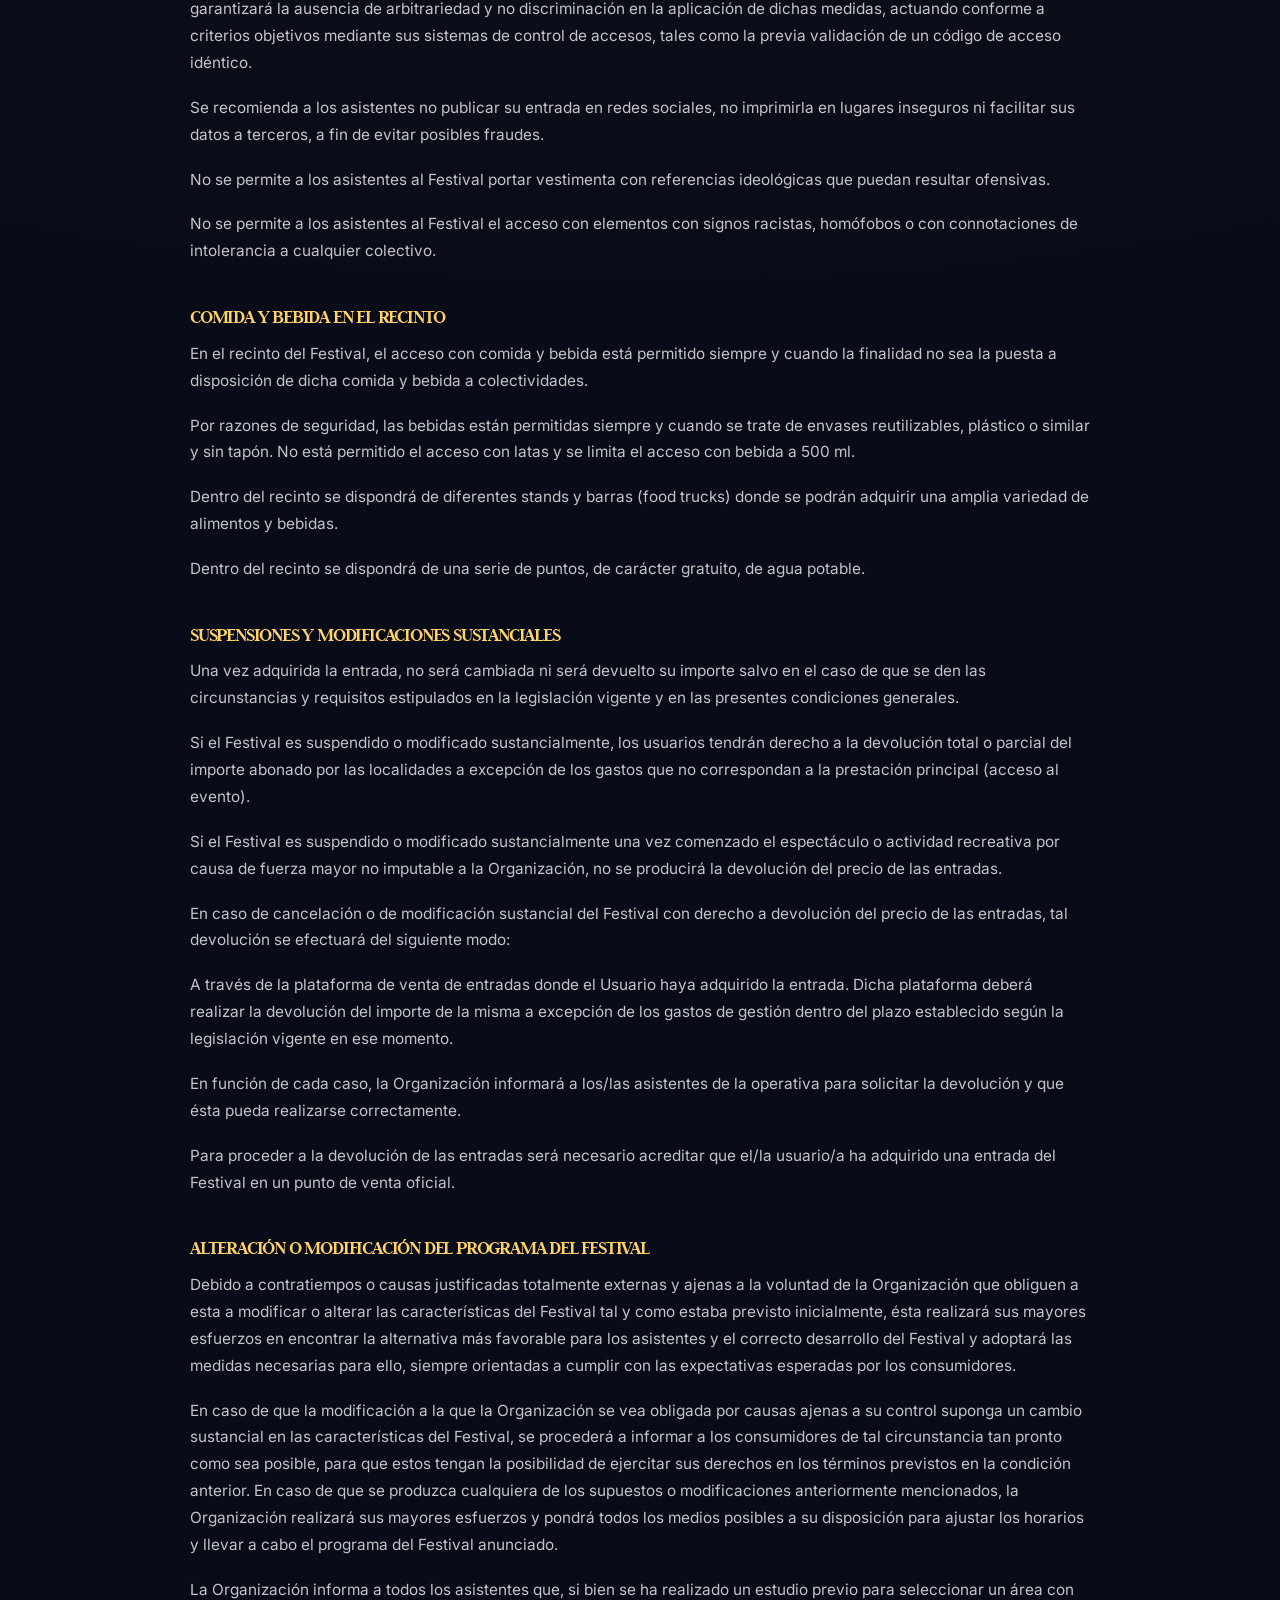
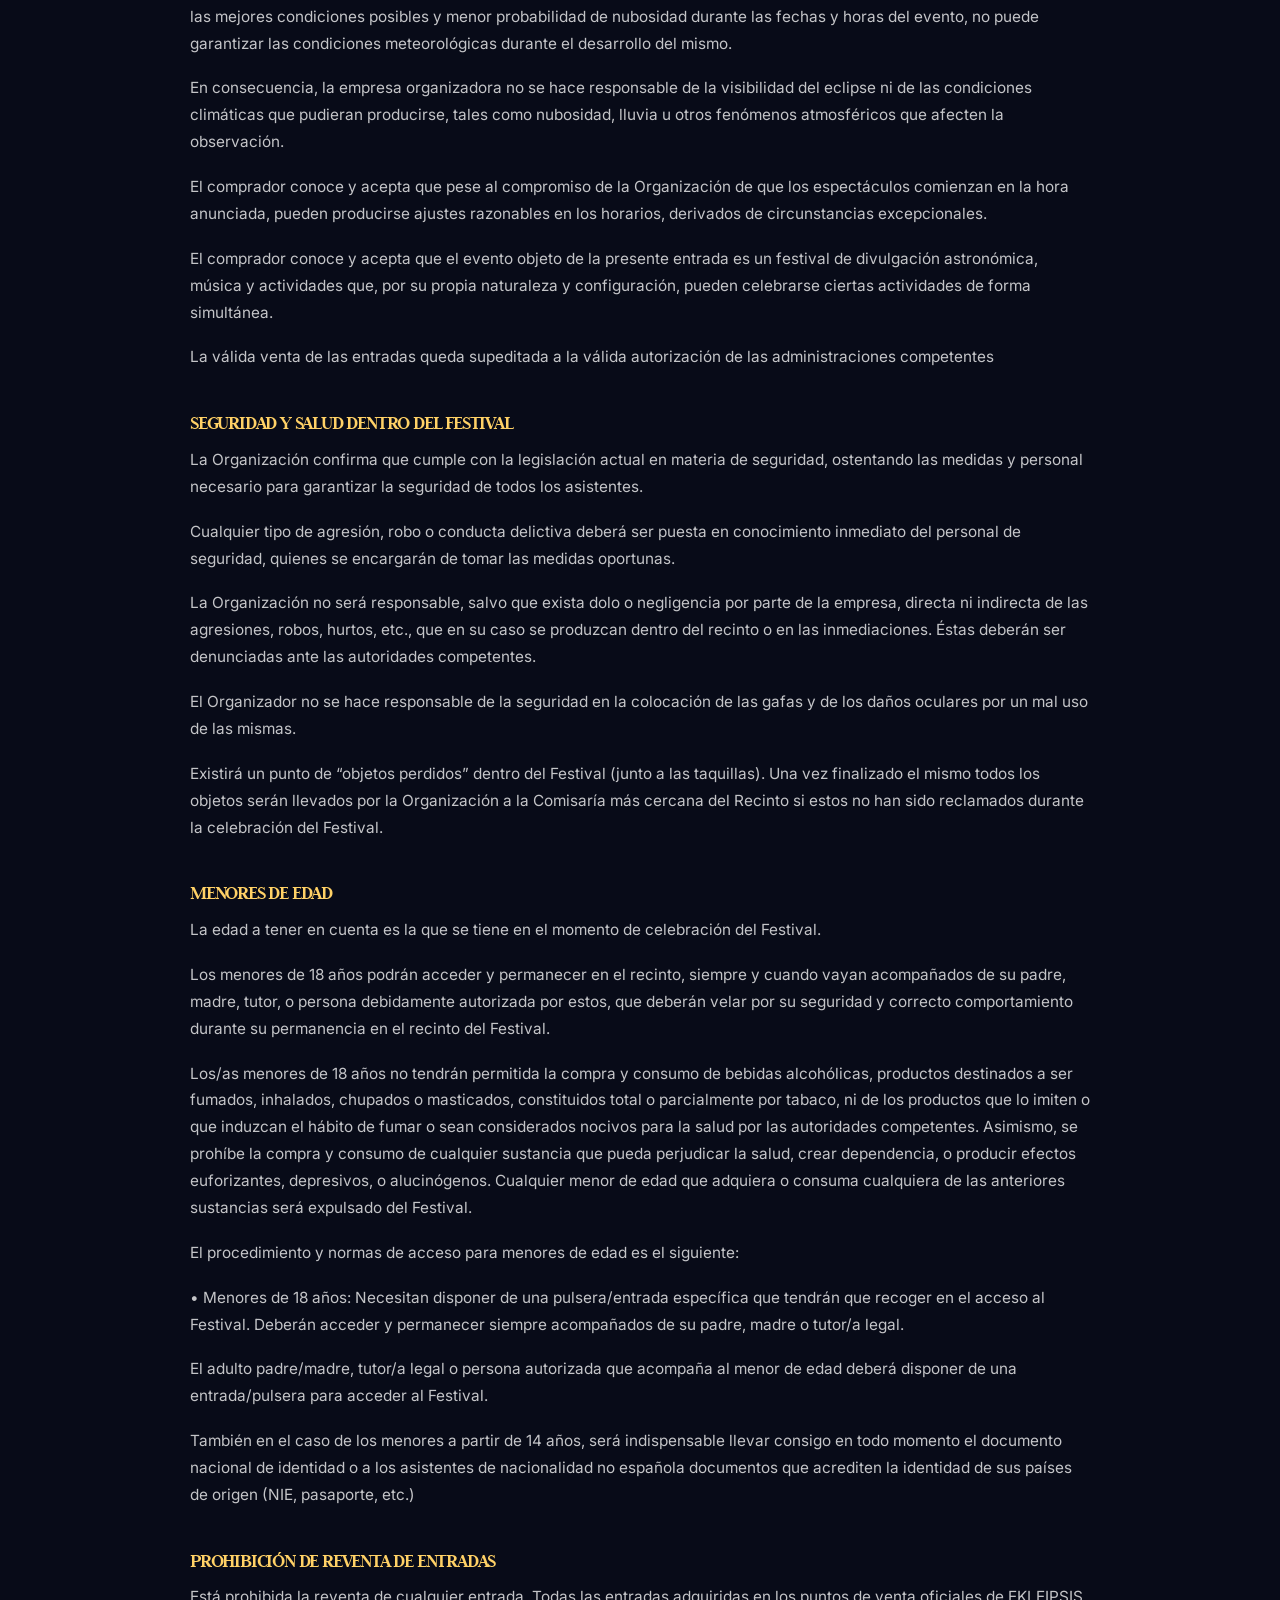
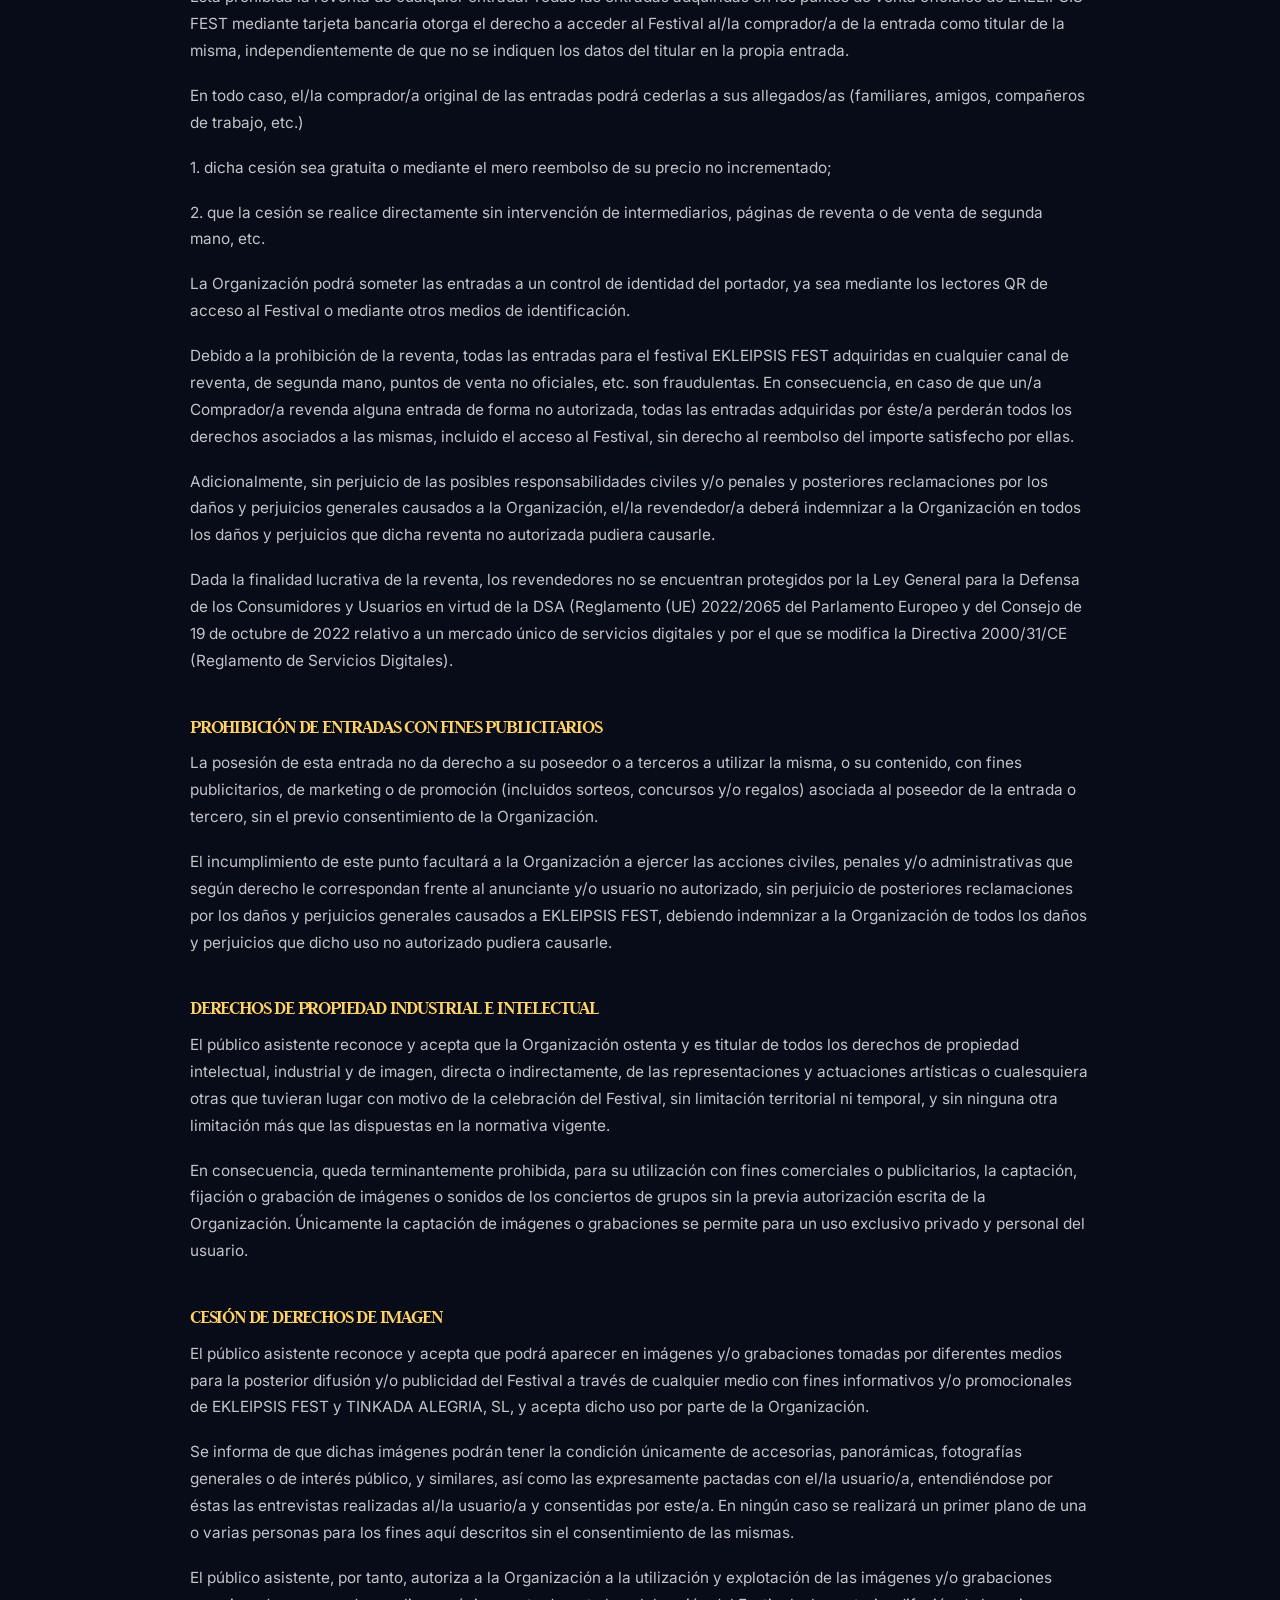
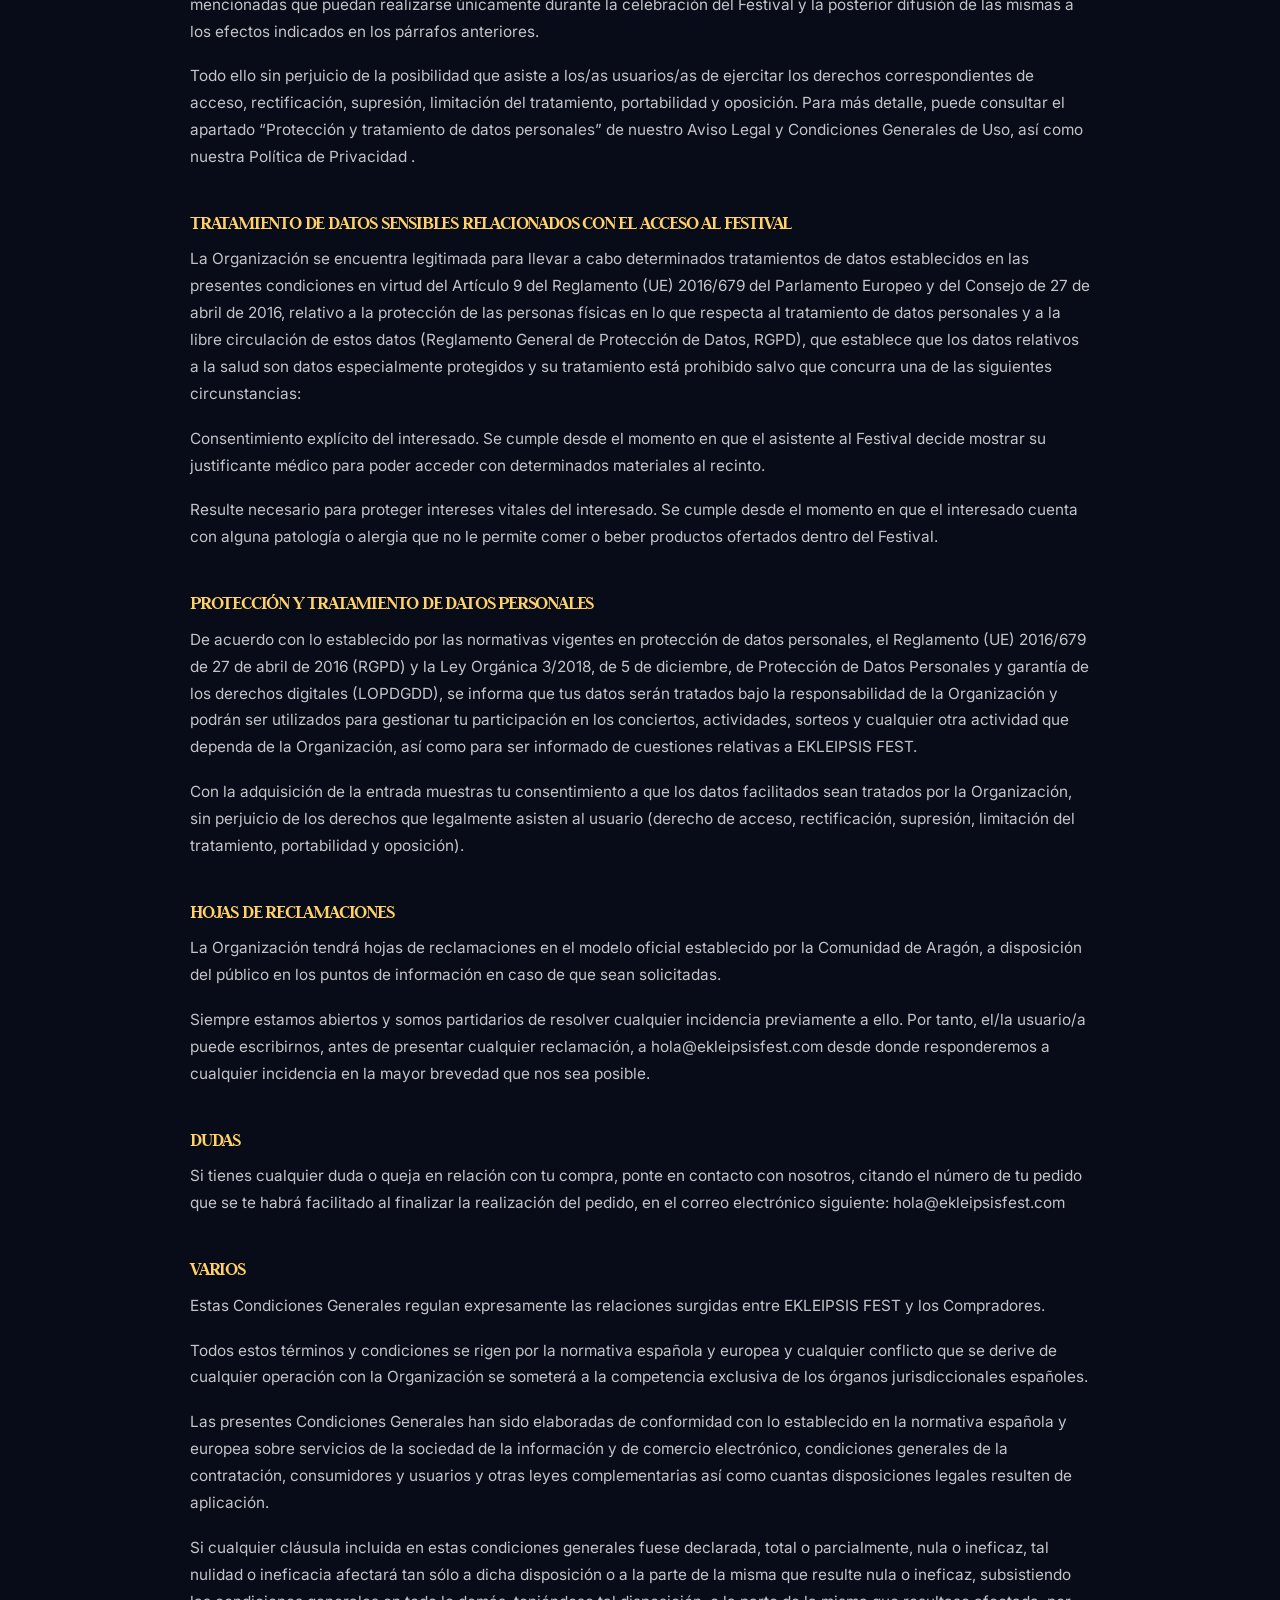
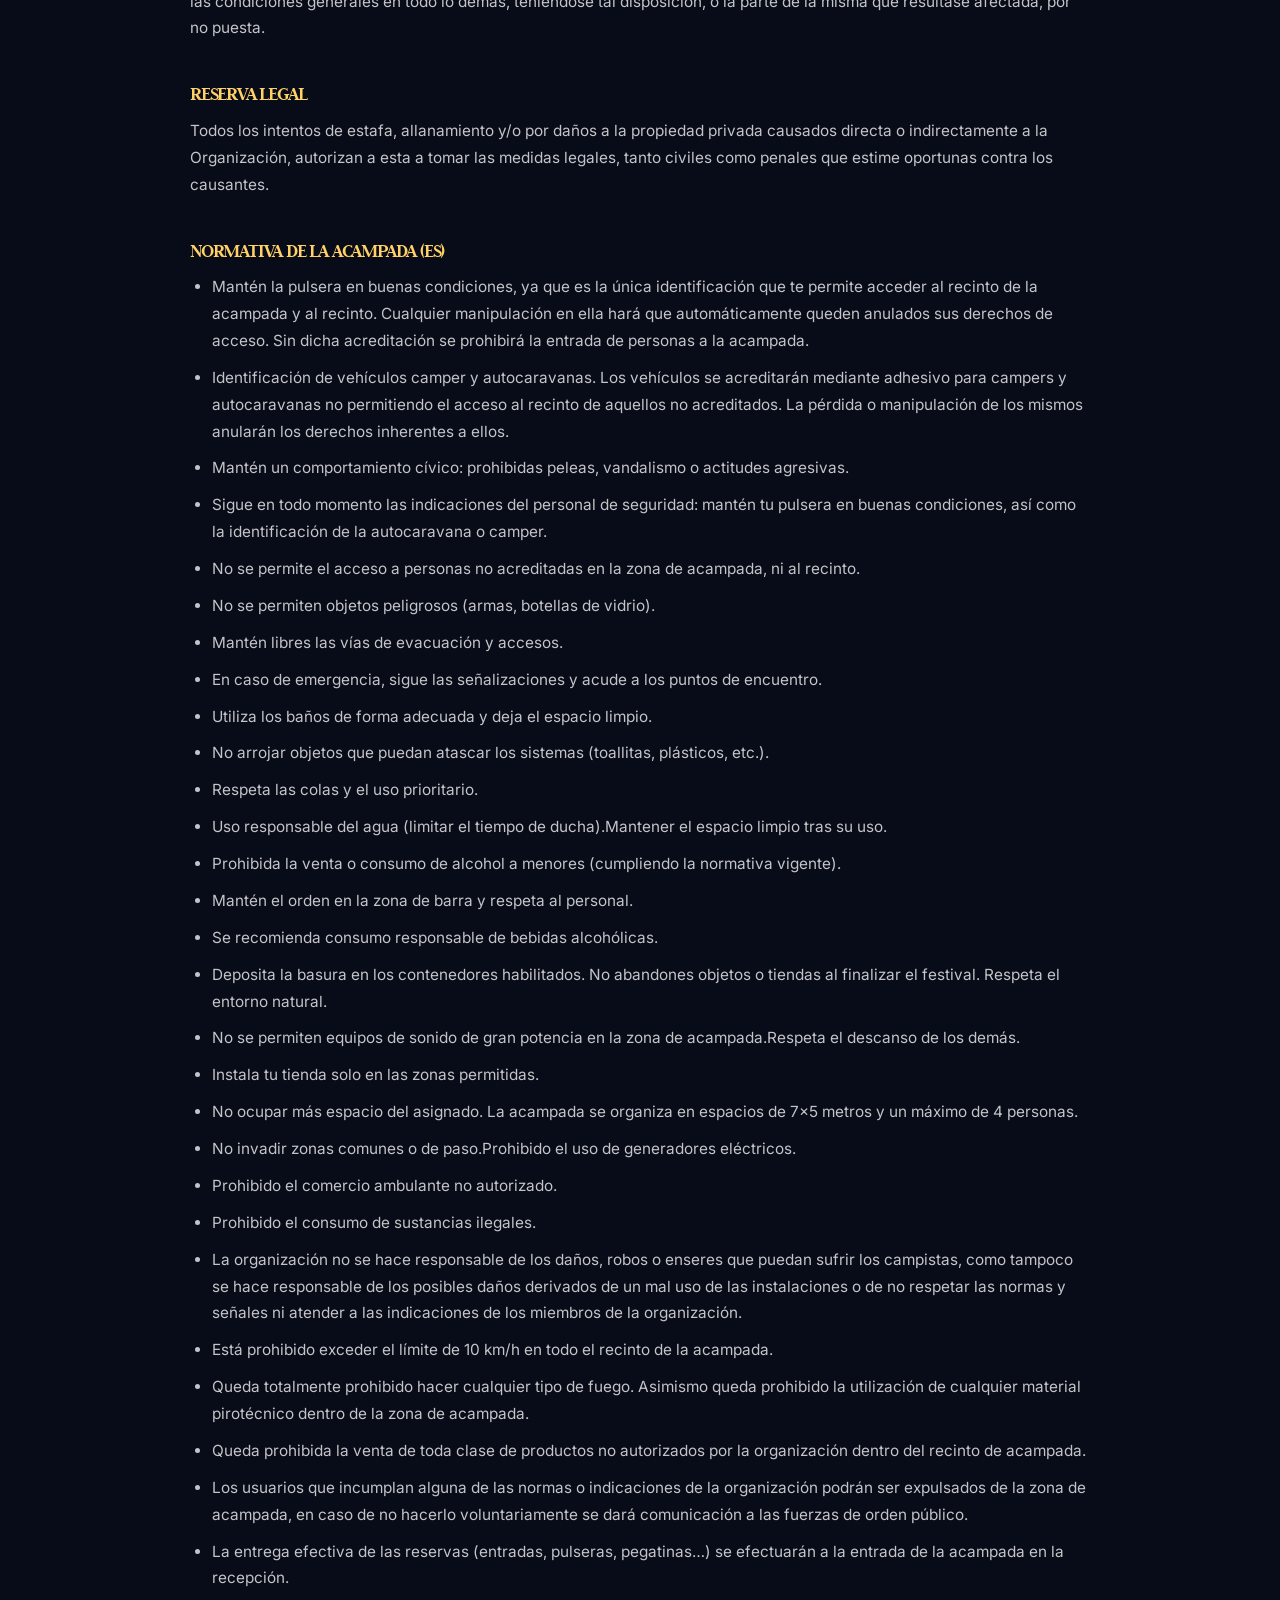
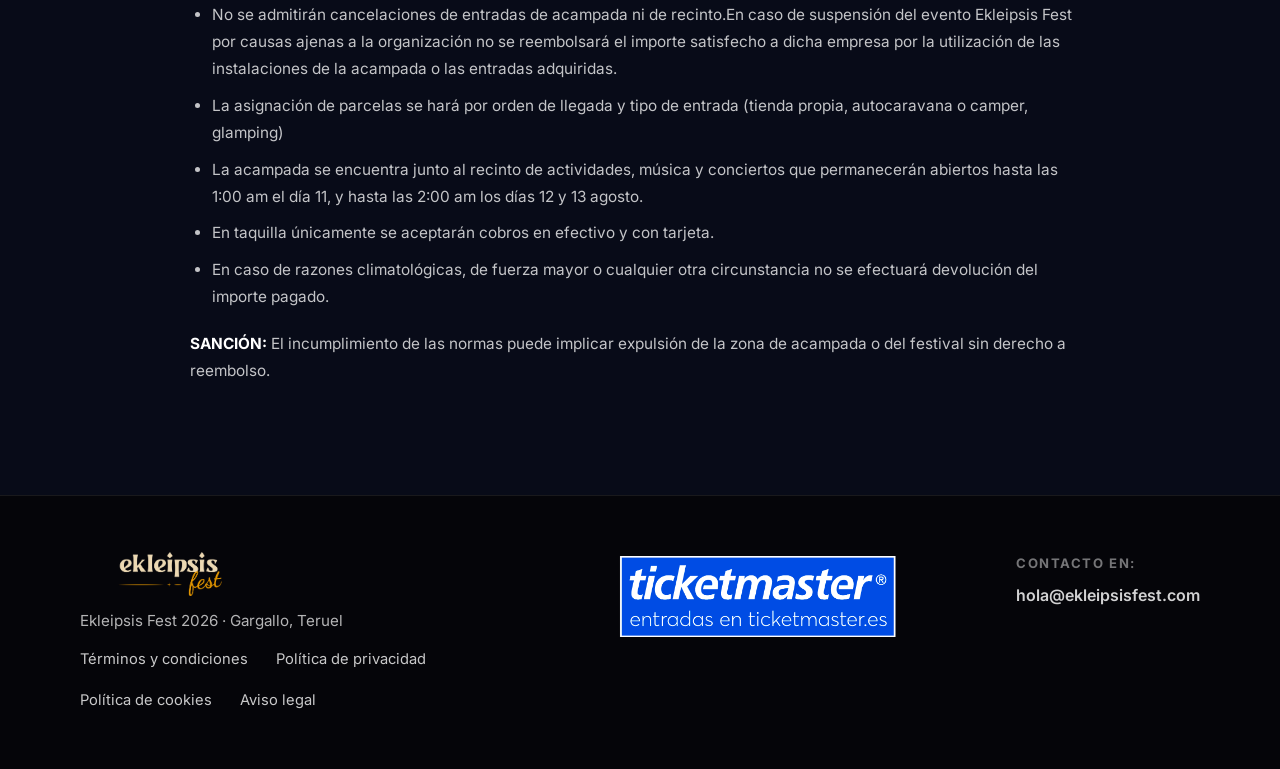
<file: terminos.html>
<!DOCTYPE html>
<html lang="es">
<head>
  <meta charset="UTF-8" />
  <meta name="viewport" content="width=device-width, initial-scale=1.0" />

  <title>Términos y condiciones | Ekleipsis Fest 2026</title>
  <meta name="description" content="Condiciones generales de venta de entradas, acceso al festival y normativa de acampada de Ekleipsis Fest 2026." />

  <link rel="icon" type="image/png" href="/assets/img/fav_icon.png" />

  <link rel="preconnect" href="https://fonts.googleapis.com" />
  <link rel="preconnect" href="https://fonts.gstatic.com" crossorigin />

  <link href="https://fonts.googleapis.com/css2?family=Inter:wght@400;600;700;900&family=Judson:wght@400;700&display=swap" rel="stylesheet" />

  <link rel="stylesheet" href="css/styles.css" />
</head>

<body>

  <header class="site-header visible">
    <div class="header-container">
      <a href="index.html" class="logo">
        <img src="assets/img/EKLEIPSIS FEST_logo_final.png" alt="Ekleipsis Fest" />
      </a>

      <nav class="main-nav" id="mainNav">
        <a href="index.html#eclipse">El eclipse</a>
        <a href="index.html#programa">Programa</a>
        <a href="index.html#entradas">Entradas</a>
        <a href="glamping.html">Glamping</a>
        <a href="contacto.html">Contacto</a>
      </nav>
    </div>
  </header>

  <main class="legal-page">

    <section class="section">
      <div class="container legal-content">

        <p class="section-tag">Legal</p>

        <h1>Términos y condiciones</h1>

        <p>
          Condiciones generales de venta de entradas, acceso al festival, normativa de acampada y condiciones legales aplicables a EKLEIPSIS FEST 2026.
        </p>

        <h2>Condiciones generales de venta de entradas y acceso</h2>

        <h2>Identificación</h2>

        <p>
          Los términos y condiciones que a continuación se indican regulan las condiciones de venta de entradas y acceso para EKLEIPSIS FEST promovido y organizado por la mercantil TINKADA ALEGRIA, S.L., con domicilio social en Calle Gran Vía, 45, 28220, Majadahonda, Madrid, CIF B-B-26994772 y con correo electrónico hola@ekleipsisfest.com; en adelante el Festival, la Organización o Ekleipsis Fest.
        </p>

        <p>
          Estos Términos y Condiciones Generales de venta y acceso son vinculantes a todos los asistentes al Festival y a las entradas adquiridas en www.ticketmaster.es, el cual es el medio de adquisición de las entradas.
        </p>

        <p>
          La adquisición de las entradas representa la aceptación de las siguientes condiciones.
        </p>

        <h2>Regulación y aceptación</h2>

        <p>
          El Comprador reconoce que dispone de la capacidad suficiente para realizar la contratación del servicio.
        </p>

        <p>
          El Comprador garantiza haber leído y comprendido las presentes condiciones de esta web, que acepta con la adquisición de las entradas.
        </p>

        <p>
          Estas Condiciones incorporan:
        </p>

        <ul>
          <li>Condiciones de compra de entradas.</li>
          <li>Condiciones de acceso al Festival.</li>
        </ul>

        <h2>Puntos de venta de entradas oficiales</h2>

        <p>
          Las entradas sólo podrán ser adquiridas en puntos de venta expresamente autorizados por la Organización.
        </p>

        <p>
          El punto de venta oficial es:
        </p>

        <p>
          <a href="https://www.ticketmaster.es/" target="_blank" rel="noopener">https://www.ticketmaster.es/</a>
        </p>

        <p>
          La Organización no se hace responsable de las entradas que no se hayan adquirido en el punto de venta oficial
        </p>

        <p>
          Incluye entrada de 4 días y 3 noches consecutivas al festival (11, 12, 13 y 14 de agosto de 2026) y pulsera que se recogerá en el festival antes de entrar por primera vez, presentando su entrada en pdf o impresa.
        </p>

        <h2>Derecho de admisión y acceso al festival</h2>

        <p>
          El Comprador dispondrá de la entrada de manera que pueda ser leída en el control electrónico de validez del código impreso en ella, a efectos de la facilitación y agilización de la admisión y la entrada al Festival en los controles de acceso.
        </p>

        <p>
          El personal de la Organización realizará un control del código de la entrada en el momento del canje de la misma por la pulsera y colocará correctamente la pulsera en la muñeca del preceptor de la entrada. Del mismo modo, realizará un control de la pulsera en el acceso al recinto a todos los asistentes. Una vez se haya canjeado esta entrada por la pulsera en la zona destinada para ello, la pulsera pasa a ser el elemento que certifica el derecho adquirido.
        </p>

        <p>
          En virtud de lo dispuesto en la Ley 11/2005, de 28 de diciembre, reguladora de los espectáculos públicos, actividades recreativas y establecimientos públicos de la Comunidad Autónoma de Aragón, el derecho de admisión se utilizará por parte de la Organización como eficaz instrumento para impedir la violencia y las alteraciones del normal desarrollo del Festival, así como cualesquiera otras situaciones que pudieran suponer un peligro real y grave para los usuarios asistentes al evento.
        </p>

        <p>
          Lo anterior no implica que la admisión al Festival sea automáticamente denegada en dichos supuestos, ni a la totalidad de la duración del Festival, sino en aquellos casos que puedan suponer un peligro real y grave para los usuarios asistentes al Festival y para la propia celebración del Festival en sí mismo, mientras perduren dichas actitudes o circunstancias.
        </p>

        <p>
          El ejercicio del derecho de admisión no podrá conllevar, en ningún caso, discriminación por razón de nacimiento, raza, sexo, religión, opinión, discapacidad, orientación sexual, identidad de género o cualquier otra condición o circunstancia personal o social de los usuarios, tanto en lo relativo a las condiciones de acceso como a la permanencia en el recinto y al uso y goce de los servicios que se prestan en él.
        </p>

        <p>
          En la entrada al recinto, no se permitirá el acceso con objetos que puedan ser considerados peligrosos por la Organización o que estén prohibidos por la normativa vigente. A modo enunciativo, pero no limitativo:
        </p>

        <p>
          Cualquier objeto que pueda causar un daño a la integridad física de los asistentes, como objetos punzantes o contundentes, objetos de cristal, botellas de aluminio o de cristal, armas blancas o de fuego, explosivos, material pirotécnico, punteros láser (sólo los de los monitores para divulgación astronómica), sprays, aerosoles, palos selfie, palos de banderas, cascos de moto, neveras...
        </p>

        <p>
          Cualquier objeto u elemento que se considere pueda perturbar, perjudicar o impedir el normal desarrollo de la actividad.
        </p>

        <p>
          Drones, carros, neveras, maletas o bolsas de grandes dimensiones.
        </p>

        <p>
          Quedan exceptuados de la lista anterior, todos los materiales necesarios por razones médicas debidamente justificadas. A modo enunciativo, pero no limitativo:
        </p>

        <p>
          Las muletas, bastones o medios análogos, sólo en caso de personas que por razón de movilidad deban acceder al recinto con dichos medios para poder desplazarse.
        </p>

        <p>
          Aerosoles u objetos análogos necesarios por prescripción médica.
        </p>

        <p>
          Estas excepciones deberán ser debidamente acreditadas mediante prescripción o acreditación médica para permitir el acceso al recinto con los mismos. En ningún caso se llevará a cabo por parte del Festival el tratamiento de datos alguno relativo a tales acreditaciones médicas, que se limitarán a ser mostradas a la entrada del recinto.
        </p>

        <p>
          La Organización del Festival podrá denegar el acceso a aquellas personas que porten una entrada falsificada reservándose la Organización el derecho a emprender las medidas legales oportunas. Se entiende por entrada falsificada todo aquel documento creado o modificado, con el fin de hacerlo pasar por verdadero o alterar su validez.
        </p>

        <p>
          La entrada dispone de diferentes medidas de seguridad. La Organización no se hace responsable de las entradas que no se hayan adquirido en los puntos de venta oficiales mencionados en estas condiciones generales de venta de entradas.
        </p>

        <p>
          Toda entrada deberá ostentar las condiciones mínimas para poder pasar el control de acceso al Festival de manera que pueda ser leída en el control electrónico mediante la validación del código impreso en la misma, tal y como se establece en el párrafo anterior.
        </p>

        <p>
          Asimismo será indispensable llevar consigo en todo momento el documento nacional de identidad o a los asistentes de nacionalidad no española documentos que acrediten la identidad de sus países de origen (NIE, pasaporte).
        </p>

        <p>
          Se indica que debe cuidar el estado de la pulsera desde el inicio hasta el final del evento por las siguientes razones: Conserva tu pulsera al abandonar el recinto pues la necesitarás para entrar de nuevo.
        </p>

        <p>
          La Organización adoptará las medidas técnicas y organizativas que estime oportunas para garantizar la seguridad en el acceso al Festival y prevenir posibles fraudes derivados de la duplicidad de entradas. En todo caso, la Organización garantizará la ausencia de arbitrariedad y no discriminación en la aplicación de dichas medidas, actuando conforme a criterios objetivos mediante sus sistemas de control de accesos, tales como la previa validación de un código de acceso idéntico.
        </p>

        <p>
          Se recomienda a los asistentes no publicar su entrada en redes sociales, no imprimirla en lugares inseguros ni facilitar sus datos a terceros, a fin de evitar posibles fraudes.
        </p>

        <p>
          No se permite a los asistentes al Festival portar vestimenta con referencias ideológicas que puedan resultar ofensivas.
        </p>

        <p>
          No se permite a los asistentes al Festival el acceso con elementos con signos racistas, homófobos o con connotaciones de intolerancia a cualquier colectivo.
        </p>

        <h2>Comida y bebida en el recinto</h2>

        <p>
          En el recinto del Festival, el acceso con comida y bebida está permitido siempre y cuando la finalidad no sea la puesta a disposición de dicha comida y bebida a colectividades.
        </p>

        <p>
          Por razones de seguridad, las bebidas están permitidas siempre y cuando se trate de envases reutilizables, plástico o similar y sin tapón. No está permitido el acceso con latas y se limita el acceso con bebida a 500 ml.
        </p>

        <p>
          Dentro del recinto se dispondrá de diferentes stands y barras (food trucks) donde se podrán adquirir una amplia variedad de alimentos y bebidas.
        </p>

        <p>
          Dentro del recinto se dispondrá de una serie de puntos, de carácter gratuito, de agua potable.
        </p>

        <h2>Suspensiones y modificaciones sustanciales</h2>

        <p>
          Una vez adquirida la entrada, no será cambiada ni será devuelto su importe salvo en el caso de que se den las circunstancias y requisitos estipulados en la legislación vigente y en las presentes condiciones generales.
        </p>

        <p>
          Si el Festival es suspendido o modificado sustancialmente, los usuarios tendrán derecho a la devolución total o parcial del importe abonado por las localidades a excepción de los gastos que no correspondan a la prestación principal (acceso al evento).
        </p>

        <p>
          Si el Festival es suspendido o modificado sustancialmente una vez comenzado el espectáculo o actividad recreativa por causa de fuerza mayor no imputable a la Organización, no se producirá la devolución del precio de las entradas.
        </p>

        <p>
          En caso de cancelación o de modificación sustancial del Festival con derecho a devolución del precio de las entradas, tal devolución se efectuará del siguiente modo:
        </p>

        <p>
          A través de la plataforma de venta de entradas donde el Usuario haya adquirido la entrada. Dicha plataforma deberá realizar la devolución del importe de la misma a excepción de los gastos de gestión dentro del plazo establecido según la legislación vigente en ese momento.
        </p>

        <p>
          En función de cada caso, la Organización informará a los/las asistentes de la operativa para solicitar la devolución y que ésta pueda realizarse correctamente.
        </p>

        <p>
          Para proceder a la devolución de las entradas será necesario acreditar que el/la usuario/a ha adquirido una entrada del Festival en un punto de venta oficial.
        </p>

        <h2>Alteración o modificación del programa del festival</h2>

        <p>
          Debido a contratiempos o causas justificadas totalmente externas y ajenas a la voluntad de la Organización que obliguen a esta a modificar o alterar las características del Festival tal y como estaba previsto inicialmente, ésta realizará sus mayores esfuerzos en encontrar la alternativa más favorable para los asistentes y el correcto desarrollo del Festival y adoptará las medidas necesarias para ello, siempre orientadas a cumplir con las expectativas esperadas por los consumidores.
        </p>

        <p>
          En caso de que la modificación a la que la Organización se vea obligada por causas ajenas a su control suponga un cambio sustancial en las características del Festival, se procederá a informar a los consumidores de tal circunstancia tan pronto como sea posible, para que estos tengan la posibilidad de ejercitar sus derechos en los términos previstos en la condición anterior. En caso de que se produzca cualquiera de los supuestos o modificaciones anteriormente mencionados, la Organización realizará sus mayores esfuerzos y pondrá todos los medios posibles a su disposición para ajustar los horarios y llevar a cabo el programa del Festival anunciado.
        </p>

        <p>
          La Organización informa a todos los asistentes que, si bien se ha realizado un estudio previo para seleccionar un área con las mejores condiciones posibles y menor probabilidad de nubosidad durante las fechas y horas del evento, no puede garantizar las condiciones meteorológicas durante el desarrollo del mismo.
        </p>

        <p>
          En consecuencia, la empresa organizadora no se hace responsable de la visibilidad del eclipse ni de las condiciones climáticas que pudieran producirse, tales como nubosidad, lluvia u otros fenómenos atmosféricos que afecten la observación.
        </p>

        <p>
          El comprador conoce y acepta que pese al compromiso de la Organización de que los espectáculos comienzan en la hora anunciada, pueden producirse ajustes razonables en los horarios, derivados de circunstancias excepcionales.
        </p>

        <p>
          El comprador conoce y acepta que el evento objeto de la presente entrada es un festival de divulgación astronómica, música y actividades que, por su propia naturaleza y configuración, pueden celebrarse ciertas actividades de forma simultánea.
        </p>

        <p>
          La válida venta de las entradas queda supeditada a la válida autorización de las administraciones competentes
        </p>

        <h2>Seguridad y salud dentro del festival</h2>

        <p>
          La Organización confirma que cumple con la legislación actual en materia de seguridad, ostentando las medidas y personal necesario para garantizar la seguridad de todos los asistentes.
        </p>

        <p>
          Cualquier tipo de agresión, robo o conducta delictiva deberá ser puesta en conocimiento inmediato del personal de seguridad, quienes se encargarán de tomar las medidas oportunas.
        </p>

        <p>
          La Organización no será responsable, salvo que exista dolo o negligencia por parte de la empresa, directa ni indirecta de las agresiones, robos, hurtos, etc., que en su caso se produzcan dentro del recinto o en las inmediaciones. Éstas deberán ser denunciadas ante las autoridades competentes.
        </p>

        <p>
          El Organizador no se hace responsable de la seguridad en la colocación de las gafas y de los daños oculares por un mal uso de las mismas.
        </p>

        <p>
          Existirá un punto de “objetos perdidos” dentro del Festival (junto a las taquillas). Una vez finalizado el mismo todos los objetos serán llevados por la Organización a la Comisaría más cercana del Recinto si estos no han sido reclamados durante la celebración del Festival.
        </p>

        <h2>Menores de edad</h2>

        <p>
          La edad a tener en cuenta es la que se tiene en el momento de celebración del Festival.
        </p>

        <p>
          Los menores de 18 años podrán acceder y permanecer en el recinto, siempre y cuando vayan acompañados de su padre, madre, tutor, o persona debidamente autorizada por estos, que deberán velar por su seguridad y correcto comportamiento durante su permanencia en el recinto del Festival.
        </p>

        <p>
          Los/as menores de 18 años no tendrán permitida la compra y consumo de bebidas alcohólicas, productos destinados a ser fumados, inhalados, chupados o masticados, constituidos total o parcialmente por tabaco, ni de los productos que lo imiten o que induzcan el hábito de fumar o sean considerados nocivos para la salud por las autoridades competentes. Asimismo, se prohíbe la compra y consumo de cualquier sustancia que pueda perjudicar la salud, crear dependencia, o producir efectos euforizantes, depresivos, o alucinógenos. Cualquier menor de edad que adquiera o consuma cualquiera de las anteriores sustancias será expulsado del Festival.
        </p>

        <p>
          El procedimiento y normas de acceso para menores de edad es el siguiente:
        </p>

        <p>
          • Menores de 18 años: Necesitan disponer de una pulsera/entrada específica que tendrán que recoger en el acceso al Festival. Deberán acceder y permanecer siempre acompañados de su padre, madre o tutor/a legal.
        </p>

        <p>
          El adulto padre/madre, tutor/a legal o persona autorizada que acompaña al menor de edad deberá disponer de una entrada/pulsera para acceder al Festival.
        </p>

        <p>
          También en el caso de los menores a partir de 14 años, será indispensable llevar consigo en todo momento el documento nacional de identidad o a los asistentes de nacionalidad no española documentos que acrediten la identidad de sus países de origen (NIE, pasaporte, etc.)
        </p>

        <h2>Prohibición de reventa de entradas</h2>

        <p>
          Está prohibida la reventa de cualquier entrada. Todas las entradas adquiridas en los puntos de venta oficiales de EKLEIPSIS FEST mediante tarjeta bancaria otorga el derecho a acceder al Festival al/la comprador/a de la entrada como titular de la misma, independientemente de que no se indiquen los datos del titular en la propia entrada.
        </p>

        <p>
          En todo caso, el/la comprador/a original de las entradas podrá cederlas a sus allegados/as (familiares, amigos, compañeros de trabajo, etc.)
        </p>

        <p>
          1. dicha cesión sea gratuita o mediante el mero reembolso de su precio no incrementado;
        </p>

        <p>
          2. que la cesión se realice directamente sin intervención de intermediarios, páginas de reventa o de venta de segunda mano, etc.
        </p>

        <p>
          La Organización podrá someter las entradas a un control de identidad del portador, ya sea mediante los lectores QR de acceso al Festival o mediante otros medios de identificación.
        </p>

        <p>
          Debido a la prohibición de la reventa, todas las entradas para el festival EKLEIPSIS FEST adquiridas en cualquier canal de reventa, de segunda mano, puntos de venta no oficiales, etc. son fraudulentas. En consecuencia, en caso de que un/a Comprador/a revenda alguna entrada de forma no autorizada, todas las entradas adquiridas por éste/a perderán todos los derechos asociados a las mismas, incluido el acceso al Festival, sin derecho al reembolso del importe satisfecho por ellas.
        </p>

        <p>
          Adicionalmente, sin perjuicio de las posibles responsabilidades civiles y/o penales y posteriores reclamaciones por los daños y perjuicios generales causados a la Organización, el/la revendedor/a deberá indemnizar a la Organización en todos los daños y perjuicios que dicha reventa no autorizada pudiera causarle.
        </p>

        <p>
          Dada la finalidad lucrativa de la reventa, los revendedores no se encuentran protegidos por la Ley General para la Defensa de los Consumidores y Usuarios en virtud de la DSA (Reglamento (UE) 2022/2065 del Parlamento Europeo y del Consejo de 19 de octubre de 2022 relativo a un mercado único de servicios digitales y por el que se modifica la Directiva 2000/31/CE (Reglamento de Servicios Digitales).
        </p>

        <h2>Prohibición de entradas con fines publicitarios</h2>

        <p>
          La posesión de esta entrada no da derecho a su poseedor o a terceros a utilizar la misma, o su contenido, con fines publicitarios, de marketing o de promoción (incluidos sorteos, concursos y/o regalos) asociada al poseedor de la entrada o tercero, sin el previo consentimiento de la Organización.
        </p>

        <p>
          El incumplimiento de este punto facultará a la Organización a ejercer las acciones civiles, penales y/o administrativas que según derecho le correspondan frente al anunciante y/o usuario no autorizado, sin perjuicio de posteriores reclamaciones por los daños y perjuicios generales causados a EKLEIPSIS FEST, debiendo indemnizar a la Organización de todos los daños y perjuicios que dicho uso no autorizado pudiera causarle.
        </p>

        <h2>Derechos de propiedad industrial e intelectual</h2>

        <p>
          El público asistente reconoce y acepta que la Organización ostenta y es titular de todos los derechos de propiedad intelectual, industrial y de imagen, directa o indirectamente, de las representaciones y actuaciones artísticas o cualesquiera otras que tuvieran lugar con motivo de la celebración del Festival, sin limitación territorial ni temporal, y sin ninguna otra limitación más que las dispuestas en la normativa vigente.
        </p>

        <p>
          En consecuencia, queda terminantemente prohibida, para su utilización con fines comerciales o publicitarios, la captación, fijación o grabación de imágenes o sonidos de los conciertos de grupos sin la previa autorización escrita de la Organización. Únicamente la captación de imágenes o grabaciones se permite para un uso exclusivo privado y personal del usuario.
        </p>

        <h2>Cesión de derechos de imagen</h2>

        <p>
          El público asistente reconoce y acepta que podrá aparecer en imágenes y/o grabaciones tomadas por diferentes medios para la posterior difusión y/o publicidad del Festival a través de cualquier medio con fines informativos y/o promocionales de EKLEIPSIS FEST y TINKADA ALEGRIA, SL, y acepta dicho uso por parte de la Organización.
        </p>

        <p>
          Se informa de que dichas imágenes podrán tener la condición únicamente de accesorias, panorámicas, fotografías generales o de interés público, y similares, así como las expresamente pactadas con el/la usuario/a, entendiéndose por éstas las entrevistas realizadas al/la usuario/a y consentidas por este/a. En ningún caso se realizará un primer plano de una o varias personas para los fines aquí descritos sin el consentimiento de las mismas.
        </p>

        <p>
          El público asistente, por tanto, autoriza a la Organización a la utilización y explotación de las imágenes y/o grabaciones mencionadas que puedan realizarse únicamente durante la celebración del Festival y la posterior difusión de las mismas a los efectos indicados en los párrafos anteriores.
        </p>

        <p>
          Todo ello sin perjuicio de la posibilidad que asiste a los/as usuarios/as de ejercitar los derechos correspondientes de acceso, rectificación, supresión, limitación del tratamiento, portabilidad y oposición. Para más detalle, puede consultar el apartado “Protección y tratamiento de datos personales” de nuestro Aviso Legal y Condiciones Generales de Uso, así como nuestra Política de Privacidad .
        </p>

        <h2>Tratamiento de datos sensibles relacionados con el acceso al festival</h2>

        <p>
          La Organización se encuentra legitimada para llevar a cabo determinados tratamientos de datos establecidos en las presentes condiciones en virtud del Artículo 9 del Reglamento (UE) 2016/679 del Parlamento Europeo y del Consejo de 27 de abril de 2016, relativo a la protección de las personas físicas en lo que respecta al tratamiento de datos personales y a la libre circulación de estos datos (Reglamento General de Protección de Datos, RGPD), que establece que los datos relativos a la salud son datos especialmente protegidos y su tratamiento está prohibido salvo que concurra una de las siguientes circunstancias:
        </p>

        <p>
          Consentimiento explícito del interesado. Se cumple desde el momento en que el asistente al Festival decide mostrar su justificante médico para poder acceder con determinados materiales al recinto.
        </p>

        <p>
          Resulte necesario para proteger intereses vitales del interesado. Se cumple desde el momento en que el interesado cuenta con alguna patología o alergia que no le permite comer o beber productos ofertados dentro del Festival.
        </p>

        <h2>Protección y tratamiento de datos personales</h2>

        <p>
          De acuerdo con lo establecido por las normativas vigentes en protección de datos personales, el Reglamento (UE) 2016/679 de 27 de abril de 2016 (RGPD) y la Ley Orgánica 3/2018, de 5 de diciembre, de Protección de Datos Personales y garantía de los derechos digitales (LOPDGDD), se informa que tus datos serán tratados bajo la responsabilidad de la Organización y podrán ser utilizados para gestionar tu participación en los conciertos, actividades, sorteos y cualquier otra actividad que dependa de la Organización, así como para ser informado de cuestiones relativas a EKLEIPSIS FEST.
        </p>

        <p>
          Con la adquisición de la entrada muestras tu consentimiento a que los datos facilitados sean tratados por la Organización, sin perjuicio de los derechos que legalmente asisten al usuario (derecho de acceso, rectificación, supresión, limitación del tratamiento, portabilidad y oposición).
        </p>

        <h2>Hojas de reclamaciones</h2>

        <p>
          La Organización tendrá hojas de reclamaciones en el modelo oficial establecido por la Comunidad de Aragón, a disposición del público en los puntos de información en caso de que sean solicitadas.
        </p>

        <p>
          Siempre estamos abiertos y somos partidarios de resolver cualquier incidencia previamente a ello. Por tanto, el/la usuario/a puede escribirnos, antes de presentar cualquier reclamación, a hola@ekleipsisfest.com desde donde responderemos a cualquier incidencia en la mayor brevedad que nos sea posible.
        </p>

        <h2>Dudas</h2>

        <p>
          Si tienes cualquier duda o queja en relación con tu compra, ponte en contacto con nosotros, citando el número de tu pedido que se te habrá facilitado al finalizar la realización del pedido, en el correo electrónico siguiente: hola@ekleipsisfest.com
        </p>

        <h2>Varios</h2>

        <p>
          Estas Condiciones Generales regulan expresamente las relaciones surgidas entre EKLEIPSIS FEST y los Compradores.
        </p>

        <p>
          Todos estos términos y condiciones se rigen por la normativa española y europea y cualquier conflicto que se derive de cualquier operación con la Organización se someterá a la competencia exclusiva de los órganos jurisdiccionales españoles.
        </p>

        <p>
          Las presentes Condiciones Generales han sido elaboradas de conformidad con lo establecido en la normativa española y europea sobre servicios de la sociedad de la información y de comercio electrónico, condiciones generales de la contratación, consumidores y usuarios y otras leyes complementarias así como cuantas disposiciones legales resulten de aplicación.
        </p>

        <p>
          Si cualquier cláusula incluida en estas condiciones generales fuese declarada, total o parcialmente, nula o ineficaz, tal nulidad o ineficacia afectará tan sólo a dicha disposición o a la parte de la misma que resulte nula o ineficaz, subsistiendo las condiciones generales en todo lo demás, teniéndose tal disposición, o la parte de la misma que resultase afectada, por no puesta.
        </p>

        <h2>Reserva legal</h2>

        <p>
          Todos los intentos de estafa, allanamiento y/o por daños a la propiedad privada causados directa o indirectamente a la Organización, autorizan a esta a tomar las medidas legales, tanto civiles como penales que estime oportunas contra los causantes.
        </p>

        <h2>Normativa de la acampada (ES)</h2>

        <ul>
          <li>Mantén la pulsera en buenas condiciones, ya que es la única identificación que te permite acceder al recinto de la acampada y al recinto. Cualquier manipulación en ella hará que automáticamente queden anulados sus derechos de acceso. Sin dicha acreditación se prohibirá la entrada de personas a la acampada.</li>
          <li>Identificación de vehículos camper y autocaravanas. Los vehículos se acreditarán mediante adhesivo para campers y autocaravanas no permitiendo el acceso al recinto de aquellos no acreditados. La pérdida o manipulación de los mismos anularán los derechos inherentes a ellos.</li>
          <li>Mantén un comportamiento cívico: prohibidas peleas, vandalismo o actitudes agresivas.</li>
          <li>Sigue en todo momento las indicaciones del personal de seguridad: mantén tu pulsera en buenas condiciones, así como la identificación de la autocaravana o camper.</li>
          <li>No se permite el acceso a personas no acreditadas en la zona de acampada, ni al recinto.</li>
          <li>No se permiten objetos peligrosos (armas, botellas de vidrio).</li>
          <li>Mantén libres las vías de evacuación y accesos.</li>
          <li>En caso de emergencia, sigue las señalizaciones y acude a los puntos de encuentro.</li>
          <li>Utiliza los baños de forma adecuada y deja el espacio limpio.</li>
          <li>No arrojar objetos que puedan atascar los sistemas (toallitas, plásticos, etc.).</li>
          <li>Respeta las colas y el uso prioritario.</li>
          <li>Uso responsable del agua (limitar el tiempo de ducha).Mantener el espacio limpio tras su uso.</li>
          <li>Prohibida la venta o consumo de alcohol a menores (cumpliendo la normativa vigente).</li>
          <li>Mantén el orden en la zona de barra y respeta al personal.</li>
          <li>Se recomienda consumo responsable de bebidas alcohólicas.</li>
          <li>Deposita la basura en los contenedores habilitados. No abandones objetos o tiendas al finalizar el festival. Respeta el entorno natural.</li>
          <li>No se permiten equipos de sonido de gran potencia en la zona de acampada.Respeta el descanso de los demás.</li>
          <li>Instala tu tienda solo en las zonas permitidas.</li>
          <li>No ocupar más espacio del asignado. La acampada se organiza en espacios de 7x5 metros y un máximo de 4 personas.</li>
          <li>No invadir zonas comunes o de paso.Prohibido el uso de generadores eléctricos.</li>
          <li>Prohibido el comercio ambulante no autorizado.</li>
          <li>Prohibido el consumo de sustancias ilegales.</li>
          <li>La organización no se hace responsable de los daños, robos o enseres que puedan sufrir los campistas, como tampoco se hace responsable de los posibles daños derivados de un mal uso de las instalaciones o de no respetar las normas y señales ni atender a las indicaciones de los miembros de la organización.</li>
          <li>Está prohibido exceder el límite de 10 km/h en todo el recinto de la acampada.</li>
          <li>Queda totalmente prohibido hacer cualquier tipo de fuego. Asimismo queda prohibido la utilización de cualquier material pirotécnico dentro de la zona de acampada.</li>
          <li>Queda prohibida la venta de toda clase de productos no autorizados por la organización dentro del recinto de acampada.</li>
          <li>Los usuarios que incumplan alguna de las normas o indicaciones de la organización podrán ser expulsados de la zona de acampada, en caso de no hacerlo voluntariamente se dará comunicación a las fuerzas de orden público.</li>
          <li>La entrega efectiva de las reservas (entradas, pulseras, pegatinas…) se efectuarán a la entrada de la acampada en la recepción.</li>
          <li>No se admitirán cancelaciones de entradas de acampada ni de recinto.En caso de suspensión del evento Ekleipsis Fest por causas ajenas a la organización no se reembolsará el importe satisfecho a dicha empresa por la utilización de las instalaciones de la acampada o las entradas adquiridas.</li>
          <li>La asignación de parcelas se hará por orden de llegada y tipo de entrada (tienda propia, autocaravana o camper, glamping)</li>
          <li>La acampada se encuentra junto al recinto de actividades, música y conciertos que permanecerán abiertos hasta las 1:00 am el día 11, y hasta las 2:00 am los días 12 y 13 agosto.</li>
          <li>En taquilla únicamente se aceptarán cobros en efectivo y con tarjeta.</li>
          <li>En caso de razones climatológicas, de fuerza mayor o cualquier otra circunstancia no se efectuará devolución del importe pagado.</li>
        </ul>

        <p>
          <strong>SANCIÓN:</strong> El incumplimiento de las normas puede implicar expulsión de la zona de acampada o del festival sin derecho a reembolso.
        </p>

      </div>
    </section>

  </main>

  <footer class="site-footer" id="contacto">
    <div class="container footer-content">

      <div class="footer-brand">
        <img src="assets/img/EKLEIPSIS FEST_logo_final.png" alt="Ekleipsis Fest" class="footer-logo" />
        <p>Ekleipsis Fest 2026 · Gargallo, Teruel</p>

        <div class="footer-links">
          <a href="terminos.html">Términos y condiciones</a>
          <a href="privacidad.html">Política de privacidad</a>
          <a href="cookies.html">Política de cookies</a>
          <a href="aviso-legal.html">Aviso legal</a>
        </div>
      </div>

      <a href="https://www.universe.com/events/ekleipsis-fest-tickets-83YGNC"
         class="footer-ticketmaster-banner"
         target="_blank"
         rel="noopener">
        <img src="assets/img/ticketmaster-banner.png" alt="Compra oficial de entradas en Ticketmaster">
      </a>

      <div class="footer-contact">
        <span>Contacto en:</span>
        <a href="contacto.html">hola@ekleipsisfest.com</a>
      </div>

    </div>
  </footer>

  <script src="js/main.js"></script>
  <script>
    if (window.lucide) {
      lucide.createIcons();
    }
  </script>

</body>
</html>
</file>
<file: css/styles.css>
/* ============================================================
   EKLEIPSIS FEST 2026 — styles.css
   ============================================================ */

/* ── VARIABLES ─────────────────────────────────────────────── */
:root {
  --black: #08080F;
  --night: #0F1426;
  --indigo: #282553;
  --purple: #5B3ABA;
  --orange: #FF8B47;
  --gold: #FFD166;
  --light: #F2F2F5;
  --glass: rgba(255, 255, 255, 0.08);
  --glass-strong: rgba(255, 255, 255, 0.14);
  --border: rgba(255, 255, 255, 0.14);
  --shadow: 0 24px 80px rgba(0, 0, 0, 0.45);
  --radius: 28px;
  --font-title: 'Judson', serif;
  --font-body: 'Inter', sans-serif;
}

/* ── RESET ─────────────────────────────────────────────────── */
* { margin: 0; padding: 0; box-sizing: border-box; }
html { scroll-behavior: smooth; }

/* ── BASE ───────────────────────────────────────────────────── */
body {
  font-family: var(--font-body);
  background:
    radial-gradient(circle at 20% 0%, rgba(91,58,186,0.28), transparent 36rem),
    radial-gradient(circle at 80% 10%, rgba(255,139,71,0.16), transparent 30rem),
    linear-gradient(180deg, var(--black), var(--night) 45%, var(--black));
  color: var(--light);
  line-height: 1.7;
  overflow-x: hidden;
  padding-top: 80px;
}

body.home-page {
  padding-top: 0;
}

body.home-page .hero {
  padding-top: 120px;
}

body::before {
  content: "";
  position: fixed;
  inset: 0;
  pointer-events: none;
  opacity: 0.35;
  background-image:
    radial-gradient(circle, rgba(255,255,255,0.55) 1px, transparent 1px),
    radial-gradient(circle, rgba(255,255,255,0.25) 1px, transparent 1px);
  background-size: 90px 90px, 150px 150px;
  background-position: 0 0, 40px 60px;
  z-index: -2;
}

h1, h2, h3 { font-family: var(--font-title); font-weight: 700; letter-spacing: 0.04em; }
img { max-width: 100%; display: block; }
a { color: inherit; }
.container { width: min(1120px, calc(100% - 32px)); margin-inline: auto; }

/* ── HEADER ─────────────────────────────────────────────────── */
.site-header,
.site-header.visible {
  position: fixed;
  top: 0; left: 0; width: 100%;
  z-index: 9999;
  background: rgba(8,8,15,0.95);
  backdrop-filter: blur(12px);
  -webkit-backdrop-filter: blur(12px);
  border-bottom: 1px solid rgba(255,255,255,0.08);
  transform: translateY(0);
  opacity: 1;
  visibility: visible;
  transition: background 0.3s ease;
}

.header-container {
  position: relative;
  width: min(1320px, calc(100% - 40px));
  margin: auto;
  height: 80px;
  display: flex;
  align-items: center;
  gap: 28px;
}

.logo {
  display: flex;
  align-items: center;
  text-decoration: none;
  flex-shrink: 0;
}

.logo img { height: 56px; width: auto; }

.main-nav {
  display: none;
  align-items: center;
  justify-content: flex-end;
  gap: 22px;
  min-width: 0;
}

.main-nav a {
  text-decoration: none;
  font-weight: 700;
  font-size: 0.86rem;
  color: rgba(242,242,245,0.78);
  transition: color 0.2s ease;
  white-space: nowrap;
}

.main-nav a:hover,
.main-nav a.active { color: var(--gold); }

.header-right {
  display: flex;
  align-items: center;
  gap: 18px;
  flex-shrink: 0;
  margin-left: auto;
}

.menu-toggle {
  width: 46px; height: 46px;
  display: grid; place-content: center; gap: 5px;
  background: none; border: none; cursor: pointer; flex-shrink: 0;
}

.menu-toggle span { width: 22px; height: 2px; background: var(--light); display: block; }

.main-nav.active {
  display: flex;
  position: fixed;
  top: 80px; left: 0; width: 100%;
  flex-direction: column;
  background: var(--night);
  padding: 20px;
  border-bottom: 1px solid rgba(255,255,255,0.08);
}

.main-nav.active a {
  width: 100%;
  padding: 14px 0;
  border-bottom: 1px solid rgba(255,255,255,0.08);
}

/* ── LANGUAGE SWITCHER ──────────────────────────────────────── */
.language-switcher {
  display: flex;
  align-items: center;
  gap: 5px;
  flex-shrink: 0;
}

.language-switcher .lang-btn {
  display: inline-flex;
  align-items: center;
  justify-content: center;
  height: 30px;
  padding: 0 10px;
  border-radius: 999px;
  border: 1px solid rgba(242,242,245,0.18);
  background: transparent;
  color: rgba(242,242,245,0.55);
  font-family: var(--font-body);
  font-size: 0.72rem;
  font-weight: 900;
  letter-spacing: 0.05em;
  cursor: pointer;
  transition: background 0.2s ease, color 0.2s ease, border-color 0.2s ease;
}

.language-switcher .lang-btn:hover {
  border-color: rgba(255,209,102,0.6);
  color: var(--gold);
}

.language-switcher .lang-btn.active {
  background: var(--gold);
  color: var(--black);
  border-color: var(--gold);
}

/* ── HERO ─────────────────────────────────────────────────── */
.hero {
  position: relative;
  min-height: 100svh;
  padding: 120px 6% 70px;
  overflow: hidden;
  display: flex;
  align-items: center;
  background-image: url('../assets/img/hero_web.jpg');
  background-size: cover;
  background-position: center;
  isolation: isolate;
}

.hero::before {
  content: "";
  position: absolute;
  inset: 0; z-index: -3;
  background:
    radial-gradient(circle at 55% 47%, rgba(255,209,102,0.10), transparent 18rem),
    linear-gradient(90deg, rgba(8,8,15,0.42) 0%, rgba(8,8,15,0.12) 48%, rgba(8,8,15,0.35) 100%),
    linear-gradient(180deg, rgba(8,8,15,0.00) 0%, rgba(8,8,15,0.48) 100%);
}

.hero::after {
  content: "";
  position: absolute;
  inset: 0; z-index: -2;
  pointer-events: none;
  background-image:
    radial-gradient(circle, rgba(255,255,255,0.7) 1px, transparent 1px),
    radial-gradient(circle, rgba(255,209,102,0.5) 1px, transparent 1px);
  background-size: 120px 120px, 190px 190px;
  background-position: 20px 40px, 80px 20px;
  opacity: 0.28;
}

.hero-inner {
  width: min(1280px, 100%);
  margin: 0 auto;
  position: relative; z-index: 2;
  display: grid;
  grid-template-columns: 520px 1fr 280px;
  align-items: center;
  column-gap: 64px;
}

.hero-content { grid-column: 1; max-width: 520px; }
.hero-center { grid-column: 2; min-height: 300px; }

.hero-kicker {
  margin-bottom: 10px;
  color: var(--gold);
  font-family: var(--font-title);
  font-weight: 700;
  letter-spacing: 0.16em;
  text-transform: uppercase;
  font-size: clamp(0.85rem, 1.4vw, 1.05rem);
}

.hero-logo { width: min(420px, 88vw); height: auto; margin-bottom: 22px; }

.hero-subtitle {
  margin-bottom: 20px;
  color: var(--gold);
  font-family: var(--font-title);
  letter-spacing: 0.12em;
  text-transform: uppercase;
  font-size: clamp(0.9rem, 1.4vw, 1.08rem);
}

.hero-text {
  max-width: 430px;
  margin-bottom: 30px;
  color: rgba(242,242,245,0.86);
  font-size: clamp(0.95rem, 1.3vw, 1.05rem);
  line-height: 1.65;
}

.hero-actions { display: flex; flex-wrap: wrap; gap: 14px; }

.hero-eclipse {
  position: absolute; z-index: 1;
  top: 47%; left: 55%;
  width: clamp(110px, 13vw, 170px);
  aspect-ratio: 1; border-radius: 50%;
  background: #020204;
  transform: translate(-50%, -50%);
  box-shadow:
    0 0 5px 1px rgba(255,255,255,0.98),
    0 0 22px 7px rgba(255,238,202,0.95),
    0 0 55px 18px rgba(255,166,74,0.62),
    0 0 95px 34px rgba(255,111,63,0.32);
}

.hero-eclipse::before {
  content: "";
  position: absolute; inset: -28%; border-radius: 50%;
  background:
    radial-gradient(circle, rgba(255,255,255,0.85) 0 1px, transparent 2px),
    radial-gradient(circle, rgba(255,209,102,0.42), transparent 55%);
  filter: blur(6px); opacity: 0.7; z-index: -1;
}

.hero-eclipse::after {
  content: "";
  position: absolute; inset: 8%; border-radius: 50%;
  background: radial-gradient(circle at 38% 35%, rgba(255,255,255,0.08), transparent 38%);
}

.hero-card {
  grid-column: 3; justify-self: end;
  width: 270px; padding: 26px 24px;
  border: 1px solid rgba(255,209,102,0.28); border-radius: 14px;
  background: rgba(8,8,15,0.48); backdrop-filter: blur(8px);
  box-shadow: 0 24px 70px rgba(0,0,0,0.32), 0 0 30px 4px rgba(255,209,102,0.30);
  text-align: center;
}

.hero-card-item { display: flex; align-items: center; justify-content: center; gap: 14px; margin-bottom: 22px; }
.hero-card-item:last-child { margin-bottom: 0; }
.hero-card-icon svg { width: 22px; height: 22px; stroke: var(--gold) !important; stroke-width: 1.5; fill: none !important; }
.hero-card-title { color: var(--light); font-family: var(--font-title); font-size: 1rem; line-height: 1.18; letter-spacing: 0.04em; text-transform: uppercase; }
.hero-card-small { margin-top: 4px; color: #026CDF; font-size: 0.68rem; font-weight: 800; text-transform: uppercase; letter-spacing: 0.04em; }

/* ── TICKER ─────────────────────────────────────────────────── */
.ticker-wrap {
  overflow: hidden;
  background: rgba(255,209,102,0.06);
  border-top: 1px solid rgba(255,209,102,0.2);
  border-bottom: 1px solid rgba(255,209,102,0.2);
  padding: 14px 0; white-space: nowrap;
}

.ticker { display: inline-flex; gap: 60px; animation: ticker 18s linear infinite; }
.ticker span { color: var(--gold); font-size: 0.82rem; font-weight: 900; letter-spacing: 0.18em; text-transform: uppercase; }
@keyframes ticker { from { transform: translateX(0); } to { transform: translateX(-50%); } }

/* ── FESTIVAL RESUMEN ───────────────────────────────────────── */
.festival-summary {
  width: min(1180px, 100%);
  margin: 70px auto 60px;
  display: grid; grid-template-columns: repeat(4, 1fr);
  border: 1px solid rgba(255,255,255,0.16); border-radius: 18px;
  background: rgba(8,8,15,0.72);
  box-shadow: 0 0 5px 1px rgba(255,255,255,0.14), 0 24px 70px rgba(0,0,0,0.35);
  backdrop-filter: blur(14px); overflow: hidden;
}

.summary-item { position: relative; min-height: 160px; padding: 28px 32px 30px; text-align: center; }
.summary-item:not(:last-child)::after {
  content: ""; position: absolute; top: 28px; right: 0;
  width: 1px; height: calc(100% - 56px); background: rgba(255,255,255,0.18);
}

.summary-icon { width: 44px; height: 44px; margin: 0 auto 14px; border: 1.5px solid var(--gold); border-radius: 50%; display: flex; align-items: center; justify-content: center; }
.summary-icon svg { width: 22px; height: 22px; stroke: var(--gold) !important; stroke-width: 1.5; fill: none !important; }
.summary-item h3 { margin: 0 0 8px; color: #fff4d8; font-family: var(--font-title); font-size: 1.05rem; letter-spacing: 0.08em; text-transform: uppercase; }
.summary-item p { margin: 0 auto; max-width: 190px; color: rgba(255,255,255,0.64); font-size: 0.86rem; line-height: 1.55; }

/* ── ECLIPSE SECTION ────────────────────────────────────────── */
.eclipse-section {
  position: relative; padding: 110px 6%;
  background:
    radial-gradient(circle at 15% 20%, rgba(255,209,102,0.10), transparent 28rem),
    radial-gradient(circle at 85% 70%, rgba(116,92,255,0.10), transparent 30rem),
    #08080f;
  color: #fff; overflow: hidden;
}

.eclipse-container { width: min(1180px, 100%); margin: 0 auto; display: grid; grid-template-columns: 1fr 1.05fr; gap: 64px; align-items: center; }
.eclipse-content { max-width: 590px; }
.section-kicker { display: inline-block; margin-bottom: 18px; font-size: 0.78rem; letter-spacing: 0.18em; text-transform: uppercase; color: #ffd166; }
.eclipse-content h2 { margin: 0 0 24px; font-size: clamp(2.2rem, 5vw, 4.4rem); line-height: 0.95; letter-spacing: -0.04em; }
.eclipse-content p { margin: 0 0 18px; max-width: 560px; color: rgba(255,255,255,0.76); font-size: 1.02rem; line-height: 1.75; }
.eclipse-highlights { display: grid; grid-template-columns: repeat(3, 1fr); gap: 14px; margin-top: 34px; }
.eclipse-highlights div { padding: 18px 16px; border: 1px solid rgba(255,255,255,0.11); border-radius: 18px; background: rgba(255,255,255,0.045); }
.eclipse-highlights strong { display: block; margin-bottom: 6px; color: #ffd166; font-size: 1.35rem; }
.eclipse-highlights span { display: block; color: rgba(255,255,255,0.68); font-size: 0.82rem; }

.eclipse-map-card {
  position: relative; padding: 18px; border-radius: 28px;
  background: linear-gradient(180deg, rgba(255,255,255,0.10), rgba(255,255,255,0.035));
  border: 1px solid rgba(255,255,255,0.14);
  box-shadow: 0 0 5px 1px rgba(255,255,255,0.22), 0 28px 70px rgba(0,0,0,0.42);
  backdrop-filter: blur(14px);
}

.map-card-header { display: flex; align-items: center; justify-content: space-between; gap: 16px; padding: 6px 4px 16px; }
.map-card-header span { font-size: 0.9rem; letter-spacing: 0.12em; text-transform: uppercase; color: #fff; }
.map-card-header small { color: rgba(255,255,255,0.55); font-size: 0.82rem; }
.map-image-wrap { position: relative; overflow: hidden; border-radius: 22px; background: #111; aspect-ratio: 4 / 3; }
.map-image-wrap img { width: 100%; height: 100%; display: block; object-fit: cover; }
.map-image-wrap::after {
  content: ""; position: absolute; inset: 0;
  background: linear-gradient(180deg, transparent 60%, rgba(0,0,0,0.38)), radial-gradient(circle at 50% 50%, transparent 45%, rgba(8,8,15,0.18));
  pointer-events: none;
}
.map-caption { margin: 16px 4px 4px; color: rgba(255,255,255,0.68); font-size: 0.9rem; line-height: 1.55; }

/* ── BUTTONS ────────────────────────────────────────────────── */
.btn {
  display: inline-flex; align-items: center; justify-content: center;
  min-height: 52px; padding: 14px 24px; border-radius: 8px;
  text-decoration: none; font-weight: 900; font-size: 0.86rem;
  letter-spacing: 0.04em; text-transform: uppercase;
  transition: transform 0.2s ease, box-shadow 0.2s ease, background 0.2s ease;
}

.btn:hover { transform: translateY(-2px); }

.btn-primary {
  color: #130c03;
  background: linear-gradient(135deg, var(--gold), #f5a623);
  border: 1px solid rgba(255,209,102,0.8);
  box-shadow: 0 14px 36px rgba(255,139,71,0.28);
}

.btn-secondary {
  color: var(--gold);
  border: 1px solid rgba(255,209,102,0.7);
  background: rgba(8,8,15,0.35);
  backdrop-filter: blur(10px);
}

.btn-universe {
 color: #130c03;
  background: linear-gradient(135deg, var(--gold), #f5a623);
  border: 1px solid rgba(255,209,102,0.8);
  box-shadow: 0 14px 36px rgba(255,139,71,0.28);
}



/* ── SECTIONS ───────────────────────────────────────────────── */
.section { position: relative; padding: 92px 0; }
.section h2 { max-width: 760px; margin-bottom: 22px; font-size: clamp(2.1rem, 5vw, 4.4rem); line-height: 0.98; letter-spacing: -0.06em; text-transform: uppercase; }
.section h3 { margin-bottom: 10px; color: var(--gold); font-size: 1.05rem; }
.section p { color: rgba(242,242,245,0.78); }

.section-tag {
  display: inline-flex; width: fit-content; margin-bottom: 18px; padding: 8px 13px;
  border: 1px solid rgba(255,209,102,0.34); border-radius: 999px;
  background: rgba(255,209,102,0.08); color: var(--gold);
  font-size: 0.78rem; font-weight: 900; text-transform: uppercase; letter-spacing: 0.12em;
}

.section-dark { background: radial-gradient(circle at 80% 0%, rgba(91,58,186,0.26), transparent 36rem), rgba(15,20,38,0.72); }

.section-warning {
  background: radial-gradient(circle at 0 0, rgba(255,209,102,0.6), transparent 30rem), linear-gradient(135deg, var(--orange), #ff6f3f);
  color: #150c05;
}

.section-warning p, .section-warning .section-tag { color: #150c05; }
.section-warning .section-tag { background: rgba(8,8,15,0.08); border-color: rgba(8,8,15,0.18); }

.two-columns, .tickets-layout, .map-layout { display: grid; gap: 28px; }

.info-card, .program-day, .price-box, .phase, .map-info, .faq-list details, .warning-grid > div {
  border: 1px solid var(--border); border-radius: var(--radius);
  background: linear-gradient(180deg, var(--glass-strong), rgba(255,255,255,0.045));
  box-shadow: var(--shadow); backdrop-filter: blur(14px);
}

.info-card { padding: 28px; }
.info-card ul { padding-left: 18px; color: rgba(242,242,245,0.78); }

/* ── PROGRAMA ───────────────────────────────────────────────── */
.program-grid { display: grid; gap: 18px; margin-top: 34px; }
.program-day { overflow: hidden; }
.program-day.featured { border-color: rgba(255,209,102,0.38); box-shadow: 0 24px 90px rgba(255,139,71,0.12); }

.accordion-btn {
  width: 100%; padding: 22px; border: 0; background: transparent; color: var(--gold);
  text-align: left; display: flex; justify-content: space-between; align-items: center;
  gap: 18px; font-size: 1.08rem; font-weight: 950; cursor: pointer;
}

.accordion-plus { flex: 0 0 auto; width: 30px; height: 30px; display: grid; place-items: center; border-radius: 50%; background: rgba(255,209,102,0.13); color: var(--gold); }
.accordion-content { display: none; padding: 0 22px 24px; }
.program-day.active .accordion-content { display: block; }
.accordion-content h3 { margin-top: 18px; }

.program-note { margin-top: 26px; text-align: center; color: rgba(242,242,245,0.48); font-size: 0.82rem; line-height: 1.6; }

/* ============================================================
   ENTRADAS / TICKETS
   ============================================================ */

.tickets-section {
  padding: 90px 0 120px;
  background:
    radial-gradient(circle at top, rgba(255,180,80,0.12), transparent 35%),
    #080b18;
  color: #fff;
}

/* ── TITULOS ─────────────────────────────────────────────── */

.tickets-section > .container > h2 {
  font-size: clamp(2.1rem, 5vw, 4.4rem);
  line-height: 0.98;
  letter-spacing: -0.06em;
  text-transform: uppercase;
}

.tickets-section > .container > h2 span {
  color: var(--gold);
  text-transform: none;
}

.tickets-intro {
  max-width: 860px;
  margin: 0 auto 28px;
  text-align: center;
  font-size: 0.9rem;
  font-weight: 800;
  line-height: 1.7;
  letter-spacing: 0.04em;
  color: rgba(255,255,255,0.78);
}

/* ── BANNER TICKETMASTER ─────────────────────────────────── */

.tm-banner {
  display: flex;
  align-items: center;
  justify-content: center;
  gap: 10px;
  max-width: 760px;
  margin: 0 auto 22px;
  padding: 14px 20px;
  border-radius: 999px;
  background: rgba(255,255,255,0.07);
  border: 1px solid rgba(255,209,102,0.28);
  color: rgba(255,255,255,0.78);
  text-align: center;
}

.tm-banner svg {
  width: 20px;
  height: 20px;
  stroke: var(--gold);
  flex-shrink: 0;
}

.tm-brand {
  color: var(--gold);
  font-weight: 800;
}

/* ── EARLY BIRD ──────────────────────────────────────────── */

.tickets-alert {
  display: flex;
  flex-direction: column;
  align-items: center;
  gap: 6px;
  max-width: 760px;
  margin: 0 auto 70px;
  padding: 20px 26px;
  border-radius: 24px;
  text-align: center;

  background:
    linear-gradient(
      135deg,
      rgba(255,209,102,0.18),
      rgba(255,139,71,0.14)
    );

  border: 1px solid rgba(255,209,102,0.45);

  box-shadow:
    0 0 40px rgba(255,209,102,0.08);
}

.tickets-alert strong {
  font-size: 0.9rem;
  font-weight: 900;
  letter-spacing: 0.08em;
  color: var(--gold);
}

.tickets-alert span {
  font-size: 1.08rem;
  font-weight: 800;
  color: #fff;
}

/* ── BLOQUES ─────────────────────────────────────────────── */

.tickets-block {
  margin-top: 40px;
}

.tickets-block-head {
  margin-bottom: 30px;
  text-align: center;
}

.tickets-block-head h3 {
  margin: 0;
  font-family: var(--font-title);
  font-size: clamp(1.8rem, 4vw, 3rem);
  color: #fff;
}

.tickets-divider {
  display: flex;
  align-items: center;
  gap: 18px;
  margin: 78px 0 46px;

  color: var(--gold);
  font-size: 0.85rem;
  font-weight: 900;
  letter-spacing: 0.14em;
  text-transform: uppercase;
}

.tickets-divider::before,
.tickets-divider::after {
  content: "";
  flex: 1;
  height: 1px;

  background:
    linear-gradient(
      90deg,
      transparent,
      rgba(255,209,102,0.35),
      transparent
    );
}

/* ── GRID ────────────────────────────────────────────────── */

.tickets-grid {
  display: grid;
  gap: 22px;
  align-items: stretch;
}

/* GENERALES 2x2 */

.tickets-grid-general {
  grid-template-columns: repeat(2, minmax(0, 1fr));
  max-width: 960px;
  margin: 0 auto;
}

/* GLAMPING */

.tickets-grid-glamping {
  grid-template-columns: repeat(2, minmax(0, 1fr));
  max-width: 860px;
  margin: 0 auto;
}

/* ── CARD BASE ───────────────────────────────────────────── */

.ticket-card {
  position: relative;

  display: flex;
  flex-direction: column;

  height: 100%;

  padding: 28px;
  border-radius: 24px;

  background: rgba(255,255,255,0.07);

  border: 1px solid rgba(255,255,255,0.14);

  box-shadow:
    0 20px 50px rgba(0,0,0,0.28);

  overflow: hidden;
}

/* FEATURED */

.ticket-featured {
  border-color: rgba(255,190,90,0.7);

  background:
    linear-gradient(
      180deg,
      rgba(255,190,90,0.18),
      rgba(255,255,255,0.07)
    );
}

/* GLAMPING */

.glamp-ticket {
  background:
    radial-gradient(
      circle at top right,
      rgba(255,209,102,0.08),
      transparent 34%
    ),
    rgba(255,255,255,0.07);
}

.glamp-ticket-premium {
  border-color: rgba(255,139,71,0.65);

  background:
    radial-gradient(
      circle at top right,
      rgba(255,139,71,0.12),
      transparent 34%
    ),
    linear-gradient(
      180deg,
      rgba(255,139,71,0.14),
      rgba(255,255,255,0.07)
    );
}

/* ── BADGES ─────────────────────────────────────────────── */

.ticket-badge {
  display: inline-flex;
  align-items: center;
  justify-content: center;

  width: fit-content;

  margin-bottom: 18px;
  padding: 7px 12px;

  border-radius: 999px;

  background: rgba(255,190,90,0.18);

  color: #ffd28a;

  font-size: 0.78rem;
  font-weight: 900;

  text-transform: uppercase;
  letter-spacing: 0.05em;
}

/* ── PRECIOS ─────────────────────────────────────────────── */

.ticket-price {
  margin: 0;

  font-size: 2.4rem;
  font-weight: 900;

  line-height: 1;

  color: #fff;
}

.ticket-price span,
.ticket-capacity-option small {
  font-size: 1rem;
  font-weight: 500;

  color: rgba(255,255,255,0.7);
}

.ticket-total {
  margin: 8px 0 22px;

  color: rgba(255,255,255,0.68);
}

/* ── GLAMPING CAPACITY ──────────────────────────────────── */

.ticket-capacity {
  margin: 0 0 26px;
  padding-bottom: 18px;

  border-bottom: 1px solid rgba(255,255,255,0.08);
}

.ticket-capacity-option {
  display: flex;
  align-items: flex-end;
  justify-content: space-between;

  gap: 14px;

  padding: 10px 0;
}

.ticket-capacity-option + .ticket-capacity-option {
  border-top: 1px solid rgba(255,255,255,0.06);
}

.ticket-capacity-option span {
  font-size: 0.78rem;

  color: rgba(255,255,255,0.62);

  text-transform: uppercase;
  letter-spacing: 0.05em;
}

.ticket-capacity-option strong {
  font-size: 2.1rem;
  font-weight: 900;

  line-height: 1;

  color: #fff;

  white-space: nowrap;
}

/* ── LISTAS ─────────────────────────────────────────────── */

.ticket-card ul {
  flex: 1;

  margin: 0 0 24px;
  padding: 0;

  list-style: none;

  color: rgba(255,255,255,0.82);
}

.ticket-card li {
  display: flex;
  gap: 9px;

  padding: 7px 0;

  font-size: 0.9rem;
  line-height: 1.45;

  border-bottom: 1px solid rgba(255,255,255,0.05);
}

.ticket-card li:last-child {
  border-bottom: none;
}

.ticket-card li::before {
  content: "✦";

  color: var(--gold);

  font-size: 0.58rem;

  margin-top: 5px;

  flex-shrink: 0;
}

/* ── NOTAS ──────────────────────────────────────────────── */

.ticket-note {
  margin: 0 0 22px;

  padding: 12px 14px;

  border-radius: 16px;

  background: rgba(255,209,102,0.08);

  border: 1px solid rgba(255,209,102,0.18);

  color: rgba(255,255,255,0.72);

  font-size: 0.82rem;
  font-weight: 700;
}

/* ── BOTONES ────────────────────────────────────────────── */

.ticket-btns {
  display: flex;
  flex-direction: column;

  gap: 10px;

  margin-top: auto;
}

.ticket-card > .ticket-btn {
  margin-top: auto;
}

.ticket-btn,
.ticket-btn-outline {
  display: inline-flex;
  align-items: center;
  justify-content: center;

  width: 100%;
  min-height: 48px;

  padding: 14px 18px;

  border-radius: 999px;

  font-size: 0.86rem;
  font-weight: 900;

  letter-spacing: 0.04em;
  text-transform: uppercase;

  text-decoration: none;

  transition:
    transform 0.2s ease,
    background 0.2s ease,
    border-color 0.2s ease,
    box-shadow 0.2s ease;
}

.ticket-btn {
  background: #f6b24b;
  color: #111;
}

.ticket-btn:hover {
  transform: translateY(-2px);

  background: #ffd28a;

  box-shadow:
    0 12px 30px rgba(255,178,75,0.22);
}

.ticket-btn-outline {
  background: transparent;

  color: var(--gold);

  border: 1px solid rgba(255,209,102,0.5);
}

.ticket-btn-outline:hover {
  transform: translateY(-2px);

  background: rgba(255,209,102,0.08);

  border-color: var(--gold);
}

/* ── RESPONSIVE ─────────────────────────────────────────── */

@media (max-width: 980px) {

  .tickets-grid-general,
  .tickets-grid-glamping {
    grid-template-columns: 1fr;
  }

}

@media (max-width: 680px) {

  .tickets-section {
    padding: 70px 0 90px;
  }

  .ticket-card {
    padding: 24px;
    border-radius: 22px;
  }

  .tm-banner {
    align-items: flex-start;
    border-radius: 20px;
    text-align: left;
  }

  .tickets-alert {
    margin-bottom: 50px;
  }

  .tickets-divider {
    margin: 58px 0 34px;
    text-align: center;
  }

  .ticket-price {
    font-size: 2.15rem;
  }

  .ticket-capacity-option strong {
    font-size: 1.9rem;
  }

}

/* Separadores / avisos glamping */

.glamp-sep {
  height: 1px;
  margin: 0 0 72px;
  background: linear-gradient(
    90deg,
    transparent,
    rgba(255, 255, 255, 0.1),
    transparent
  );
}

.glamp-urgency {
  display: flex;
  align-items: center;
  gap: 20px;
  flex-wrap: wrap;
  margin-top: 16px;
  padding: 24px 32px;
  border-radius: 20px;
  background: linear-gradient(
    135deg,
    rgba(255, 209, 102, 0.08),
    rgba(91, 58, 186, 0.14)
  );
  border: 1px solid rgba(255, 209, 102, 0.2);
}

.glamp-urgency svg {
  width: 26px;
  height: 26px;
  stroke: var(--gold) !important;
  fill: none !important;
  flex-shrink: 0;
}

.glamp-urgency div {
  flex: 1;
  min-width: 200px;
}

.glamp-urgency strong {
  display: block;
  margin-bottom: 4px;
  font-size: 1rem;
  font-weight: 700;
  color: #fff;
}

.glamp-urgency p {
  margin: 0;
  font-size: 0.87rem;
  color: rgba(242, 242, 245, 0.68);
}

/* Responsive */

@media (max-width: 980px) {
  .tickets-grid {
    grid-template-columns: repeat(2, 1fr);
  }
}

@media (max-width: 680px) {
  .tickets-section {
    padding: 70px 0 90px;
  }

  .tickets-grid {
    grid-template-columns: 1fr;
    gap: 18px;
  }

  .ticket-card,
  .glamp-card {
    padding: 24px;
    border-radius: 22px;
  }

  .tm-banner {
    align-items: flex-start;
    border-radius: 20px;
    text-align: left;
  }

  .ticket-price,
  .ticket-capacity-option strong {
    font-size: 2.1rem;
  }
}

/* ── BANNER TICKETMASTER ────────────────────────────────────── */
.tm-banner {
  display: flex; align-items: center; justify-content: center;
  gap: 8px; margin: 0 auto 36px; padding: 12px 24px;
  border-radius: 999px; background: rgba(255,255,255,0.05);
  border: 1px solid rgba(255,255,255,0.12);
  width: fit-content; max-width: 100%; font-size: 0.85rem; white-space: nowrap;
}

.tm-banner svg { width: 16px; height: 16px; stroke: #026CDF; stroke-width: 1.8; fill: none; flex-shrink: 0; }
.tm-text { color: rgba(255,255,255,0.6); }
.tm-brand { color: #026CDF; font-weight: 800; letter-spacing: 0.02em; }

/* ── GLAMPING CATÁLOGO ──────────────────────────────────────── */
.glamping-section {
  padding: 92px 0 110px;
  background:
    radial-gradient(circle at 10% 0%, rgba(255,209,102,0.08), transparent 28rem),
    radial-gradient(circle at 90% 60%, rgba(91,58,186,0.2), transparent 30rem),
    #06060D;
  color: var(--light);
}

.glamp-header { max-width: 700px; margin: 0 auto 64px; text-align: center; }
.glamping-section h2 { font-size: clamp(2.4rem, 6vw, 4.2rem); line-height: 0.92; letter-spacing: -0.04em; text-transform: uppercase; margin-bottom: 18px; }
.glamping-section h2 span { color: var(--gold); }
.glamp-lead { color: rgba(242,242,245,0.72); font-size: 1.02rem; line-height: 1.75; }
.glamp-tier { margin-bottom: 72px; }
.glamp-tier-header { display: flex; align-items: center; gap: 16px; margin-bottom: 28px; flex-wrap: wrap; }
.glamp-tier-pill { display: inline-flex; align-items: center; padding: 10px 20px; border-radius: 999px; font-size: 0.82rem; font-weight: 900; text-transform: uppercase; letter-spacing: 0.1em; white-space: nowrap; }
.pill-std { background: rgba(255,209,102,0.1); border: 1px solid rgba(255,209,102,0.3); color: var(--gold); }
.pill-prm { background: rgba(255,139,71,0.14); border: 1px solid rgba(255,139,71,0.4); color: var(--orange); }
.glamp-tier-line { flex: 1; height: 1px; background: rgba(255,255,255,0.1); min-width: 40px; }
.glamp-tier-desc { color: rgba(242,242,245,0.5); font-size: 0.88rem; }
.glamp-tier-body { display: grid; grid-template-columns: 1fr 1fr; gap: 24px; align-items: start; }

/* ── CARRUSEL GLAMPING ──────────────────────────────────────── */
.glamp-carousel { position: relative; border-radius: 24px; overflow: hidden; margin-bottom: 0; isolation: isolate; }
.glamp-carousel-track { display: flex; transition: transform 0.5s cubic-bezier(0.4, 0, 0.2, 1); will-change: transform; }
.glamp-carousel-slide { position: relative; min-width: 100%; flex-shrink: 0; }
.glamp-carousel-slide img { width: 100%; height: 440px; object-fit: cover; display: block; -webkit-backface-visibility: hidden; backface-visibility: hidden; }
.glamp-carousel-overlay { position: absolute; inset: 0; background: linear-gradient(180deg, transparent 35%, rgba(6,6,13,0.82)); pointer-events: none; }
.glamp-carousel-label { position: absolute; bottom: 28px; left: 32px; right: 32px; pointer-events: none; }
.glamp-carousel-label h3 { font-size: clamp(1.2rem, 2vw, 1.8rem); letter-spacing: -0.02em; margin-bottom: 8px; }
.glamp-carousel-label p { color: rgba(242,242,245,0.8); font-size: 0.9rem; line-height: 1.55; }

.glamp-carousel-btn {
  position: absolute; top: 50%; transform: translateY(-50%); z-index: 10;
  width: 44px; height: 44px; border-radius: 50%;
  border: 1px solid rgba(255,255,255,0.22); background: rgba(8,8,15,0.55);
  backdrop-filter: blur(8px); color: #fff;
  display: flex; align-items: center; justify-content: center; cursor: pointer;
  transition: background 0.2s ease, transform 0.2s ease;
}
.glamp-carousel-btn:hover { background: rgba(255,209,102,0.25); transform: translateY(-50%) scale(1.08); }
.glamp-carousel-btn svg { width: 20px; height: 20px; stroke: #fff !important; fill: none !important; stroke-width: 2; }
.glamp-carousel-prev { left: 16px; }
.glamp-carousel-next { right: 16px; }

.glamp-carousel-dots { position: absolute; bottom: 16px; left: 50%; transform: translateX(-50%); display: flex; gap: 8px; z-index: 10; }
.glamp-dot { width: 8px; height: 8px; border-radius: 50%; border: none; background: rgba(255,255,255,0.4); cursor: pointer; transition: background 0.25s ease, transform 0.25s ease; padding: 0; }
.glamp-dot.active { background: var(--gold); transform: scale(1.3); }



/* ── MAPA INTERACTIVO ───────────────────────────────────────── */
.visual-map {
  position: relative; aspect-ratio: 4 / 3; border-radius: 34px; overflow: hidden;
  border: 1px solid var(--border);
  background: radial-gradient(circle at 60% 30%, rgba(255,209,102,0.2), transparent 9rem), radial-gradient(circle at 24% 72%, rgba(91,58,186,0.45), transparent 14rem), linear-gradient(135deg, #151b34, #08080f);
  box-shadow: var(--shadow);
}

.visual-map::before { content: ""; position: absolute; inset: 26px; border: 1px dashed rgba(255,255,255,0.18); border-radius: 28px; z-index: 1; }
.map-bg { position: absolute; inset: 0; width: 100%; height: 100%; object-fit: cover; border-radius: 34px; z-index: 0; }
.map-point { position: absolute; z-index: 2; padding: 10px 14px; border: 1px solid rgba(255,255,255,0.22); border-radius: 999px; background: rgba(242,242,245,0.12); color: var(--light); font-weight: 900; cursor: pointer; backdrop-filter: blur(12px); box-shadow: 0 14px 36px rgba(0,0,0,0.3); }
.map-point::before { content: ""; position: absolute; width: 14px; height: 14px; left: 50%; top: calc(100% + 8px); translate: -50% 0; border-radius: 50%; background: var(--gold); box-shadow: 0 0 0 8px rgba(255,209,102,0.12), 0 0 28px rgba(255,209,102,0.7); }
.map-point.selected, .map-point:hover { color: #170c02; background: linear-gradient(135deg, var(--gold), var(--orange)); }

.camping     { top: 30%; left: 54%; }
.visionado   { top: 45%; left: 13%; }
.escenario   { top: 8%;  left: 45%; }
.actividades { top: 5%;  left: 75%; }
.parking     { top: 62%; left: 45%; }
.acceso      { top: 70%; left: 75%; }

.map-info { padding: 28px; min-height: 220px; }
.map-info-img {
  display: block;
  width: 100%;
  margin-top: 18px;
  border-radius: 20px;
  object-fit: cover;
  aspect-ratio: 16 / 10;
  border: 1px solid rgba(255,255,255,0.12);
  box-shadow: 0 20px 45px rgba(0,0,0,0.28);
}


/* ── SEGURIDAD ──────────────────────────────────────────────── */
.warning-grid { display: grid; gap: 16px; margin-top: 30px; }
.warning-grid > div { padding: 24px; background: rgba(8,8,15,0.12); border-color: rgba(8,8,15,0.16); box-shadow: none; }
.warning-grid h3 { color: #150c05; font-size: 1.25rem; }

/* ── FAQ ────────────────────────────────────────────────────── */
.faq-list { display: grid; gap: 14px; margin-top: 28px; }
.faq-list details { padding: 20px 22px; }
.faq-list summary { cursor: pointer; font-weight: 900; color: var(--light); }
.faq-list p { margin-top: 12px; }

/* ── FOOTER ─────────────────────────────────────────────────── */

.site-footer {
  padding: 56px 0;
  background: #050509;
  border-top: 1px solid rgba(255,255,255,0.08);
}

.footer-content {
  display: flex;
  align-items: flex-start;
  justify-content: space-between;
  gap: 42px;
  flex-wrap: wrap;
}

/* ── BLOQUE LOGO ────────────────────────────────────────────── */

.footer-brand {
  display: flex;
  flex-direction: column;
  gap: 14px;
}

.footer-logo {
  display: block;
  width: auto;
  height: 44px;
  max-width: 180px;
  object-fit: contain;
}

.footer-brand p {
  margin: 0;
  color: rgba(255,255,255,0.7);
  font-size: 0.95rem;
  line-height: 1.5;
}

/* ── LINKS ─────────────────────────────────────────────────── */

.footer-links {
  display: flex;
  flex-wrap: wrap;
  gap: 16px 28px;
  max-width: 420px;
}

.footer-links a {
  color: rgba(255,255,255,0.78);
  text-decoration: none;
  font-size: 0.92rem;
  transition: color 0.2s ease;
}

.footer-links a:hover {
  color: var(--gold);
}

/* ── BANNER TICKETMASTER ───────────────────────────────────── */

.footer-ticketmaster-banner {
  display: block;
  width: 100%;
  max-width: 280px;
  transition:
    transform 0.25s ease,
    opacity 0.25s ease;
}

.footer-ticketmaster-banner img {
  display: block;
  width: 100%;
  height: auto;
  object-fit: contain;
}

.footer-ticketmaster-banner:hover {
  transform: translateY(-2px);
  opacity: 0.92;
}

/* ── CONTACTO ──────────────────────────────────────────────── */

.footer-contact {
  display: flex;
  flex-direction: column;
  gap: 8px;
}

.footer-contact span {
  color: rgba(255,255,255,0.45);
  font-size: 0.82rem;
  font-weight: 700;
  letter-spacing: 0.12em;
  text-transform: uppercase;
}

.footer-contact a {
  color: rgba(255,255,255,0.82);
  text-decoration: none;
  font-size: 1rem;
  font-weight: 600;
  transition: color 0.2s ease;
}

.footer-contact a:hover {
  color: var(--gold);
}

/* ── RESPONSIVE ────────────────────────────────────────────── */

@media (max-width: 980px) {

  .footer-content {
    gap: 34px;
  }

  .footer-links {
    max-width: 100%;
  }
}

@media (max-width: 768px) {

  .site-footer {
    padding: 44px 0 52px;
    text-align: center;
  }

  .footer-content {
    flex-direction: column;
    align-items: center;
    gap: 30px;
  }

  .footer-brand {
    align-items: center;
    text-align: center;
  }

  .footer-logo {
    margin: 0 auto;
    max-width: 170px;
    height: auto;
    max-height: 56px;
  }

  .footer-links {
    flex-direction: column;
    align-items: center;
    gap: 14px;
  }

  .footer-links a {
    font-size: 0.95rem;
  }

  .footer-ticketmaster-banner {
    max-width: 260px;
    margin: 0 auto;
  }

  .footer-contact {
    align-items: center;
    text-align: center;
  }

  .footer-contact a {
    font-size: 0.95rem;
  }
}

/* ── KEYFRAMES ──────────────────────────────────────────────── */
@keyframes pinPulse { from { transform: scale(0.55); opacity: 0.9; } to { transform: scale(1.45); opacity: 0; } }

/* ══════════════════════════════════════════════════════════════
   MEDIA QUERIES
   ══════════════════════════════════════════════════════════════ */

@media (min-width: 768px) {
  .menu-toggle { display: none; }

  .main-nav {
    display: flex;
    position: static;
    flex-direction: row;
    background: none;
    padding: 0;
    order: 2;
  }

  .header-right {
    display: flex;
    align-items: center;
    gap: 18px;
    margin-left: auto;
    flex-shrink: 0;
    order: 3;
  }
}

@media (min-width: 850px) {
  .main-nav { align-items: center; width: auto; border: 0; box-shadow: none; backdrop-filter: none; }
  .main-nav a { padding: 10px 12px; font-size: 0.86rem; }
  .two-columns, .tickets-layout, .map-layout { grid-template-columns: 1.1fr 0.9fr; gap: 52px; }
  .program-grid { grid-template-columns: repeat(3, 1fr); }
  .accordion-btn { padding: 22px 22px 10px; cursor: default; pointer-events: none; font-size: 1rem; color: var(--gold); white-space: nowrap; overflow: hidden; text-overflow: ellipsis; }
  .accordion-plus { display: none; }
  .accordion-content { display: block; }
  .warning-grid { grid-template-columns: repeat(3, 1fr); }
  .footer-content { grid-template-columns: 1fr auto auto; }
}

@media (min-width: 1350px) {
  .header-container { width: min(1440px, calc(100% - 56px)); }
  .main-nav { gap: 30px; }
  .main-nav a { font-size: 0.9rem; }
  .logo img { height: 60px; }
}

@media (max-width: 1120px) and (min-width: 768px) {
  .header-container { width: min(1200px, calc(100% - 28px)); gap: 18px; }
  .header-right { gap: 16px; }
  .main-nav { gap: 14px; }
  .main-nav a { font-size: 0.78rem; }
  .logo img { height: 46px; }
}

@media (max-width: 980px) and (min-width: 768px) {
  .tickets-grid { grid-template-columns: repeat(2, 1fr); }
  .hero { padding: 110px 5% 60px; }
  .hero-inner { grid-template-columns: 1fr 240px; gap: 40px; }
  .hero-content { grid-column: 1; }
  .hero-center { display: none; }
  .hero-card { grid-column: 2; }
  .hero-eclipse { display: none; }
}

@media (max-width: 950px) {
  .eclipse-section { padding: 85px 6%; }
  .eclipse-container { grid-template-columns: 1fr; gap: 42px; }
  .eclipse-content { max-width: none; }
  .glamp-tier-body { grid-template-columns: 1fr; }
  .glamp-carousel-slide img { height: 360px; }
}

@media (max-width: 900px) {
  .hero { min-height: 100svh; padding: 110px 20px 46px; background-image: url('../assets/img/hero_movil.jpg'); background-position: center top; align-items: flex-end; }
  .hero::before { background: linear-gradient(180deg, rgba(8,8,15,0.18) 0%, rgba(8,8,15,0.34) 45%, rgba(8,8,15,0.55) 100%); }
  .hero::after { opacity: 0.15; }
  .hero-inner { display: flex; flex-direction: column; align-items: center; gap: 28px; text-align: center; }
  .hero-content { max-width: 100%; display: flex; flex-direction: column; align-items: center; }
  .hero-logo { width: min(330px, 86vw); }
  .hero-text { max-width: 320px; }
  .hero-actions { width: 100%; flex-direction: column; align-items: center; }
  .hero-actions .btn { width: min(320px, 100%); }
  .hero-eclipse { top: 32%; left: 50%; width: 105px; }
  .hero-center { display: none; }
  .hero-card { width: min(330px, 100%); padding: 22px; }
  .hero-card-item { margin-bottom: 18px; }
  .festival-summary { grid-template-columns: repeat(2, 1fr); }
  .summary-item:nth-child(2)::after { display: none; }
  .summary-item { min-height: 150px; }
}

@media (max-width: 767px) {
  body { padding-top: 72px; }
  body.home-page { padding-top: 0; }

  .header-container { position: relative; justify-content: space-between; height: 72px; width: min(1200px, calc(100% - 28px)); }
  .logo img { height: 42px; }
  .menu-toggle { position: static; }
  .main-nav.active { top: 72px; }

  .header-right { margin-left: 0; }

  .language-switcher {
    position: relative;
  }

  .language-switcher .lang-btn { display: none; }

  .language-switcher .lang-btn.active {
    display: inline-flex;
    height: 36px; padding: 0 12px; font-size: 0.75rem;
  }

  .language-switcher .lang-btn.active::after {
    content: "▾"; font-size: 0.6rem; opacity: 0.7; margin-left: 3px;
  }

  .language-switcher.open {
    position: absolute;
    top: calc(100% + 8px); right: 0;
    display: flex; flex-direction: column; gap: 4px;
    padding: 8px; border-radius: 14px; min-width: 74px;
    background: rgba(8,8,15,0.97); border: 1px solid rgba(255,255,255,0.14);
    backdrop-filter: blur(14px); box-shadow: 0 16px 40px rgba(0,0,0,0.5);
    z-index: 99999;
  }

  .language-switcher.open .lang-btn {
    display: flex; justify-content: center; height: 38px;
    background: transparent; border-color: transparent;
    color: rgba(242,242,245,0.85); font-size: 0.75rem;
  }

  .language-switcher.open .lang-btn.active {
    background: var(--gold); color: var(--black); border-color: var(--gold);
  }

  .language-switcher.open .lang-btn.active::after { display: none; }

  .hero { min-height: 100svh; padding: 96px 20px 42px; background-image: url('../assets/img/hero_movil.jpg'); background-position: center top; align-items: flex-end; }
  .hero::before { background: linear-gradient(180deg, rgba(8,8,15,0.08) 0%, rgba(8,8,15,0.16) 45%, rgba(8,8,15,0.50) 100%); }
  .hero::after { opacity: 0.12; }
  .hero-inner { width: 100%; display: flex; flex-direction: column; align-items: center; gap: 26px; text-align: center; }
  .hero-content { max-width: 100%; display: flex; flex-direction: column; align-items: center; }
  .hero-kicker { font-size: 0.78rem; letter-spacing: 0.12em; }
  .hero-logo { width: min(310px, 86vw); margin-bottom: 18px; }
  .hero-subtitle { font-size: 0.82rem; letter-spacing: 0.09em; }
  .hero-text { max-width: 320px; font-size: 0.95rem; }
  .hero-actions { width: 100%; flex-direction: column; align-items: center; }
  .hero-actions .btn { width: min(320px, 100%); }
  .hero-eclipse, .hero-center { display: none; }
  .hero-card { width: min(320px, 100%); padding: 22px; }
  .hero-card-item { text-align: left; margin-bottom: 18px; }

  .footer-logo { height: 36px; width: auto; }
  .tickets-grid { grid-template-columns: 1fr; }
  .ticket-price { font-size: 2rem; }

  .tm-banner { white-space: normal; font-size: 0.78rem; padding: 10px 16px; gap: 6px; border-radius: 14px; text-align: center; flex-wrap: wrap; }

  .eclipse-section { padding: 85px 6%; }
  .eclipse-container { grid-template-columns: 1fr; gap: 42px; }
  .eclipse-content { max-width: none; }
  .eclipse-highlights { grid-template-columns: 1fr; }
  .map-card-header { align-items: flex-start; flex-direction: column; gap: 4px; }
  .eclipse-map-card { padding: 12px; border-radius: 22px; }
  .map-image-wrap { border-radius: 18px; aspect-ratio: 1 / 1; }

  .visual-map { aspect-ratio: auto; width: 100%; min-height: unset; background: none; border: none; box-shadow: none; }
  .visual-map::before, .visual-map::after { display: none; }
  .map-bg { position: relative; width: 100%; height: auto; object-fit: unset; border-radius: 18px; }
  .map-layout { gap: 16px; }

  .camping     { top: 21%; left: 54%; }
  .visionado   { top: 29%; left: 15%; }
  .escenario   { top: 0%;  left: 40%; }
  .actividades { top: 0.2%; left: 65%; }
  .parking     { top: 52%; left: 45%; }
  .acceso      { top: 55%; left: 68%; }

  .glamp-tier-body { grid-template-columns: 1fr; }
  .glamp-carousel-slide img { height: 280px; }
  .glamp-carousel-label { left: 18px; right: 18px; bottom: 48px; }
  .glamp-carousel-label h3 { font-size: 1.3rem; }
  .glamp-carousel-btn { width: 36px; height: 36px; }
  .glamp-carousel-prev { left: 10px; }
  .glamp-carousel-next { right: 10px; }
  .glamp-tier-desc { display: none; }
  .glamp-urgency { padding: 20px; }
}

@media (max-width: 620px) {
  .eclipse-highlights { grid-template-columns: 1fr; }
  .map-card-header { align-items: flex-start; flex-direction: column; gap: 4px; }
  .eclipse-map-card { padding: 12px; border-radius: 22px; }
  .map-image-wrap { border-radius: 18px; aspect-ratio: 1 / 1; }
}

@media (max-width: 560px) {
  .festival-summary { grid-template-columns: 1fr; }
  .summary-item:not(:last-child)::after { top: auto; right: 28px; bottom: 0; width: calc(100% - 56px); height: 1px; }
  .summary-item:nth-child(2)::after { display: block; }
}

/* ── PÁGINAS LEGALES ─────────────────────────────────────── */

.legal-page {
  padding-top: 140px;
  min-height: 100vh;
  background:
    radial-gradient(circle at top,
    rgba(255,180,80,0.08),
    transparent 32%),
    #080b18;
}

.legal-content {
  max-width: 900px;
}

.legal-content .section-tag {
  margin-bottom: 18px;
}

.legal-content h1 {
  margin: 0 0 34px;
  font-size: clamp(2.4rem, 6vw, 4.8rem);
  line-height: 0.95;
  letter-spacing: -0.06em;
  text-transform: uppercase;
  color: #fff;
}

.legal-content h2 {
  margin-top: 42px;
  margin-bottom: 14px;
  font-size: 1.25rem;
  font-weight: 800;
  color: var(--gold);
}

.legal-content p,
.legal-content li {
  color: rgba(255,255,255,0.76);
  line-height: 1.75;
  font-size: 0.96rem;
}

.legal-content p {
  margin-bottom: 18px;
}

.legal-content ul {
  margin: 0 0 20px;
  padding-left: 22px;
}

.legal-content li {
  margin-bottom: 10px;
}

.legal-content strong {
  color: #fff;
}

/* Links dentro legal */

.legal-content a {
  color: var(--gold);
  text-decoration: none;
}

.legal-content a:hover {
  text-decoration: underline;
}

/* Responsive */

@media (max-width: 768px) {

  .legal-page {
    padding-top: 120px;
  }

  .legal-content h1 {
    margin-bottom: 28px;
  }

  .legal-content h2 {
    margin-top: 34px;
  }

}
</file>
<file: css/contacto.css>
:root {
  --black: #08080F;
  --night: #0F1426;
  --indigo: #282553;
  --purple: #5B3ABA;
  --orange: #FF8B47;
  --gold: #FFD166;
  --light: #F2F2F5;
  --border: rgba(255, 255, 255, 0.14);
  --glass: rgba(255, 255, 255, 0.06);
  --font-title: 'Judson', serif;
  --font-body: 'Inter', sans-serif;
}

* {
  margin: 0;
  padding: 0;
  box-sizing: border-box;
}

html {
  scroll-behavior: smooth;
}

body {
  font-family: var(--font-body);
  background:
    radial-gradient(circle at 20% 0%, rgba(91, 58, 186, 0.28), transparent 36rem),
    radial-gradient(circle at 80% 10%, rgba(255, 139, 71, 0.16), transparent 30rem),
    linear-gradient(180deg, var(--black), var(--night) 45%, var(--black));
  color: var(--light);
  min-height: 100vh;
  overflow-x: hidden;
}

body::before {
  content: "";
  position: fixed;
  inset: 0;
  pointer-events: none;
  opacity: 0.25;
  background-image:
    radial-gradient(circle, rgba(255,255,255,0.55) 1px, transparent 1px),
    radial-gradient(circle, rgba(255,255,255,0.25) 1px, transparent 1px);
  background-size: 90px 90px, 150px 150px;
  background-position: 0 0, 40px 60px;
  z-index: -1;
}

/* HEADER */

.page-header {
  padding: 28px 5%;
  display: flex;
  align-items: center;
  justify-content: space-between;
  border-bottom: 1px solid var(--border);
  background: rgba(8, 8, 15, 0.6);
  backdrop-filter: blur(12px);
  position: sticky;
  top: 0;
  z-index: 100;
}

.header-logo img {
  height: 44px;
}

.back-link {
  display: inline-flex;
  align-items: center;
  gap: 8px;
  color: rgba(242,242,245,0.6);
  text-decoration: none;
  font-size: 0.85rem;
  font-weight: 600;
  transition: color 0.2s ease;
}

.back-link:hover {
  color: var(--gold);
}

.back-link svg {
  width: 16px;
  height: 16px;
  stroke: currentColor;
  fill: none;
  stroke-width: 2;
}

/* PAGE */

.contact-page {
  max-width: 1180px;
  margin: 0 auto;
  padding: 64px 20px 100px;
}

.contact-hero {
  max-width: 760px;
  margin-bottom: 48px;
}

.contact-kicker {
  display: inline-flex;
  align-items: center;
  gap: 8px;
  padding: 8px 16px;
  border: 1px solid rgba(255,209,102,0.34);
  border-radius: 999px;
  background: rgba(255,209,102,0.08);
  color: var(--gold);
  font-size: 0.78rem;
  font-weight: 900;
  text-transform: uppercase;
  letter-spacing: 0.12em;
  margin-bottom: 20px;
}

.contact-kicker svg {
  width: 14px;
  height: 14px;
  stroke: var(--gold);
  fill: none;
  stroke-width: 2;
}

.contact-hero h1 {
  font-family: var(--font-title);
  font-size: clamp(2.4rem, 7vw, 5rem);
  line-height: 0.92;
  letter-spacing: -0.04em;
  text-transform: uppercase;
  margin-bottom: 18px;
}

.contact-hero h1 span {
  color: var(--gold);
}

.contact-hero p {
  color: rgba(242,242,245,0.68);
  font-size: 1rem;
  line-height: 1.8;
  max-width: 660px;
}

/* LAYOUT */

.contact-layout {
  display: grid;
  grid-template-columns: 0.8fr 1.2fr;
  gap: 28px;
  align-items: start;
}

.contact-info {
  display: grid;
  gap: 14px;
}

.info-card,
.info-note {
  background: rgba(255,255,255,0.05);
  border: 1px solid var(--border);
  border-radius: 20px;
  padding: 22px;
  backdrop-filter: blur(14px);
}

.info-label {
  display: block;
  color: rgba(242,242,245,0.45);
  font-size: 0.75rem;
  font-weight: 800;
  text-transform: uppercase;
  letter-spacing: 0.1em;
  margin-bottom: 8px;
}

.info-card a,
.info-card p {
  color: var(--light);
  text-decoration: none;
  font-weight: 700;
  line-height: 1.5;
}

.info-card a:hover {
  color: var(--gold);
}

.info-note {
  color: rgba(242,242,245,0.58);
  font-size: 0.86rem;
  line-height: 1.7;
}

/* FORM */

.form-card {
  background: rgba(255,255,255,0.05);
  border: 1px solid var(--border);
  border-radius: 24px;
  padding: 40px 36px;
  backdrop-filter: blur(14px);
  box-shadow: 0 24px 80px rgba(0,0,0,0.4);
}

.form-row {
  display: grid;
  grid-template-columns: 1fr 1fr;
  gap: 16px;
}

.form-group {
  margin-bottom: 22px;
}

.form-group label {
  display: block;
  font-size: 0.78rem;
  font-weight: 700;
  letter-spacing: 0.08em;
  text-transform: uppercase;
  color: rgba(242,242,245,0.55);
  margin-bottom: 8px;
}

.form-group label span {
  color: rgba(242,242,245,0.3);
  font-weight: 600;
}

.form-group input,
.form-group select,
.form-group textarea {
  width: 100%;
  padding: 14px 18px;
  background: rgba(255,255,255,0.06);
  border: 1px solid rgba(255,255,255,0.14);
  border-radius: 12px;
  color: var(--light);
  font-family: var(--font-body);
  font-size: 0.95rem;
  outline: none;
  transition: border-color 0.2s ease, background 0.2s ease;
  appearance: none;
  -webkit-appearance: none;
}

.form-group input::placeholder,
.form-group textarea::placeholder {
  color: rgba(242,242,245,0.28);
}

.form-group input:focus,
.form-group select:focus,
.form-group textarea:focus {
  border-color: rgba(255,209,102,0.5);
  background: rgba(255,255,255,0.09);
}

.form-group select {
  cursor: pointer;
  background-image: url("data:image/svg+xml,%3Csvg xmlns='http://www.w3.org/2000/svg' width='16' height='16' viewBox='0 0 24 24' fill='none' stroke='rgba(242,242,245,0.4)' stroke-width='2'%3E%3Cpolyline points='6 9 12 15 18 9'%3E%3C/polyline%3E%3C/svg%3E");
  background-repeat: no-repeat;
  background-position: right 14px center;
  padding-right: 40px;
}

.form-group select option {
  background: #0F1426;
  color: var(--light);
}

.form-group textarea {
  resize: vertical;
  min-height: 150px;
  line-height: 1.6;
}

.form-submit {
  width: 100%;
  padding: 16px 24px;
  border-radius: 12px;
  border: none;
  background: linear-gradient(135deg, var(--gold), #f5a623);
  color: #130c03;
  font-family: var(--font-body);
  font-size: 0.9rem;
  font-weight: 900;
  letter-spacing: 0.06em;
  text-transform: uppercase;
  cursor: pointer;
  transition: transform 0.2s ease, box-shadow 0.2s ease;
  box-shadow: 0 8px 28px rgba(255,139,71,0.3);
}

.form-submit:hover {
  transform: translateY(-2px);
  box-shadow: 0 12px 36px rgba(255,139,71,0.4);
}

.form-note {
  margin-top: 16px;
  text-align: center;
  font-size: 0.78rem;
  color: rgba(242,242,245,0.38);
  display: flex;
  align-items: center;
  justify-content: center;
  gap: 6px;
  line-height: 1.5;
}

.form-note svg {
  width: 13px;
  height: 13px;
  stroke: rgba(242,242,245,0.38);
  fill: none;
  stroke-width: 2;
  flex-shrink: 0;
}

/* SUCCESS */

.form-success {
  display: none;
  text-align: center;
  padding: 48px 24px;
}

.form-card.submitted .form-fields {
  display: none;
}

.form-card.submitted .form-success {
  display: block;
}

.success-icon {
  width: 64px;
  height: 64px;
  border-radius: 50%;
  background: rgba(255,209,102,0.12);
  border: 1px solid rgba(255,209,102,0.3);
  display: flex;
  align-items: center;
  justify-content: center;
  margin: 0 auto 24px;
}

.success-icon svg {
  width: 28px;
  height: 28px;
  stroke: var(--gold);
  fill: none;
  stroke-width: 2;
}

.form-success h2 {
  font-family: var(--font-title);
  font-size: 2.2rem;
  color: var(--gold);
  margin-bottom: 12px;
}

.form-success p {
  color: rgba(242,242,245,0.65);
  font-size: 0.95rem;
  line-height: 1.7;
  max-width: 380px;
  margin: 0 auto 28px;
}

.success-back {
  display: inline-flex;
  align-items: center;
  gap: 8px;
  padding: 12px 24px;
  border-radius: 999px;
  border: 1px solid rgba(255,209,102,0.4);
  color: var(--gold);
  text-decoration: none;
  font-size: 0.85rem;
  font-weight: 700;
  transition: background 0.2s ease;
}

.success-back:hover {
  background: rgba(255,209,102,0.08);
}

/* RESPONSIVE */

@media (max-width: 820px) {
  .contact-layout {
    grid-template-columns: 1fr;
  }

  .contact-info {
    grid-template-columns: 1fr;
  }
}

@media (max-width: 600px) {
  .page-header {
    padding: 22px 5%;
  }

  .header-logo img {
    height: 36px;
  }

  .back-link {
    font-size: 0.78rem;
  }

  .contact-page {
    padding: 44px 16px 80px;
  }

  .contact-hero {
    margin-bottom: 36px;
  }

  .form-card {
    padding: 28px 20px;
  }

  .form-row {
    grid-template-columns: 1fr;
    gap: 0;
  }

  .form-note {
    align-items: flex-start;
  }
}
</file>
<file: css/pedido.css>
/* ============================================================
   EKLEIPSIS FEST 2026 — pedido.css
   ============================================================ */
body {
  margin: 0;
  padding-top: 0 !important;
}

.page-header {
  padding: 28px 5%;
  display: flex;
  align-items: center;
  justify-content: space-between;
  border-bottom: 1px solid var(--border);
  background: rgba(8,8,15,0.6);
  backdrop-filter: blur(12px);
  -webkit-backdrop-filter: blur(12px);
  position: sticky;
  top: 0;
  z-index: 100;
}

.page-header img { height: 44px; }

.back-link {
  display: inline-flex;
  align-items: center;
  gap: 8px;
  color: rgba(242,242,245,0.6);
  text-decoration: none;
  font-size: 0.85rem;
  font-weight: 600;
  transition: color 0.2s ease;
}

.back-link:hover { color: var(--gold); }

.back-link svg {
  width: 16px;
  height: 16px;
  stroke: currentColor;
  fill: none;
  stroke-width: 2;
}

.page-main {
  max-width: 680px;
  margin: 0 auto;
  padding: 60px 20px 100px;
}

.form-kicker {
  display: inline-flex;
  align-items: center;
  gap: 8px;
  padding: 8px 16px;
  border: 1px solid rgba(255,209,102,0.34);
  border-radius: 999px;
  background: rgba(255,209,102,0.08);
  color: var(--gold);
  font-size: 0.78rem;
  font-weight: 900;
  text-transform: uppercase;
  letter-spacing: 0.12em;
  margin-bottom: 20px;
}

.form-kicker svg {
  width: 14px;
  height: 14px;
  stroke: var(--gold);
  fill: none;
  stroke-width: 2;
}

.form-title {
  font-family: var(--font-title);
  font-size: clamp(2rem, 6vw, 3.4rem);
  line-height: 0.95;
  letter-spacing: -0.03em;
  text-transform: uppercase;
  margin-bottom: 14px;
}

.form-title span { color: var(--gold); }

.form-lead {
  color: rgba(242,242,245,0.65);
  font-size: 0.95rem;
  line-height: 1.7;
  margin-bottom: 44px;
  max-width: 520px;
}

.form-card {
  background: rgba(255,255,255,0.05);
  border: 1px solid var(--border);
  border-radius: 24px;
  padding: 40px 36px;
  backdrop-filter: blur(14px);
  -webkit-backdrop-filter: blur(14px);
  box-shadow: 0 24px 80px rgba(0,0,0,0.4);
}

.form-group { margin-bottom: 22px; }

.form-group label {
  display: block;
  font-size: 0.78rem;
  font-weight: 700;
  letter-spacing: 0.08em;
  text-transform: uppercase;
  color: rgba(242,242,245,0.55);
  margin-bottom: 8px;
}

.form-group input,
.form-group select,
.form-group textarea {
  width: 100%;
  padding: 14px 18px;
  background: rgba(255,255,255,0.06);
  border: 1px solid rgba(255,255,255,0.14);
  border-radius: 12px;
  color: var(--light);
  font-family: var(--font-body);
  font-size: 0.95rem;
  outline: none;
  transition: border-color 0.2s ease, background 0.2s ease;
  appearance: none;
  -webkit-appearance: none;
}

.form-group input::placeholder,
.form-group textarea::placeholder { color: rgba(242,242,245,0.28); }

.form-group input:focus,
.form-group select:focus,
.form-group textarea:focus {
  border-color: rgba(255,209,102,0.5);
  background: rgba(255,255,255,0.09);
}

.form-group select {
  cursor: pointer;
  background-image: url("data:image/svg+xml,%3Csvg xmlns='http://www.w3.org/2000/svg' width='16' height='16' viewBox='0 0 24 24' fill='none' stroke='rgba(242,242,245,0.4)' stroke-width='2'%3E%3Cpolyline points='6 9 12 15 18 9'%3E%3C/polyline%3E%3C/svg%3E");
  background-repeat: no-repeat;
  background-position: right 14px center;
  padding-right: 40px;
}

.form-group select option { background: #0F1426; color: var(--light); }

.form-group textarea { resize: vertical; min-height: 120px; line-height: 1.6; }

.form-row { display: grid; grid-template-columns: 1fr 1fr; gap: 16px; }

.form-divider {
  height: 1px;
  background: linear-gradient(90deg, transparent, rgba(255,255,255,0.1), transparent);
  margin: 28px 0;
}

.glamping-options {
  display: grid;
  grid-template-columns: repeat(3, 1fr);
  gap: 10px;
  margin-bottom: 22px;
}

.glamping-option-card {
  padding: 14px 12px;
  border: 1px solid rgba(255,255,255,0.12);
  border-radius: 12px;
  background: rgba(255,255,255,0.04);
  text-align: center;
  cursor: pointer;
  transition: all 0.2s ease;
}

.glamping-option-card input[type="radio"] { display: none; }

.glamping-option-card:has(input:checked) {
  border-color: rgba(255,209,102,0.6);
  background: rgba(255,209,102,0.1);
}

.glamping-option-card .opt-name {
  display: block;
  font-weight: 800;
  font-size: 0.82rem;
  color: var(--light);
  text-transform: uppercase;
  letter-spacing: 0.04em;
}

.form-submit {
  width: 100%;
  padding: 16px 24px;
  border-radius: 12px;
  border: none;
  background: linear-gradient(135deg, var(--gold), #f5a623);
  color: #130c03;
  font-family: var(--font-body);
  font-size: 0.9rem;
  font-weight: 900;
  letter-spacing: 0.06em;
  text-transform: uppercase;
  cursor: pointer;
  transition: transform 0.2s ease, box-shadow 0.2s ease;
  box-shadow: 0 8px 28px rgba(255,139,71,0.3);
  margin-top: 8px;
}

.form-submit:hover {
  transform: translateY(-2px);
  box-shadow: 0 12px 36px rgba(255,139,71,0.4);
}

.form-note {
  margin-top: 16px;
  text-align: center;
  font-size: 0.78rem;
  color: rgba(242,242,245,0.38);
  display: flex;
  align-items: center;
  justify-content: center;
  gap: 6px;
}

.form-note svg {
  width: 13px;
  height: 13px;
  stroke: rgba(242,242,245,0.38);
  fill: none;
  stroke-width: 2;
  flex-shrink: 0;
}

.form-success { display: none; text-align: center; padding: 48px 24px; }
.form-card.submitted .form-fields { display: none; }
.form-card.submitted .form-success { display: block; }

.success-icon {
  width: 64px;
  height: 64px;
  border-radius: 50%;
  background: rgba(255,209,102,0.12);
  border: 1px solid rgba(255,209,102,0.3);
  display: flex;
  align-items: center;
  justify-content: center;
  margin: 0 auto 24px;
}

.success-icon svg {
  width: 28px;
  height: 28px;
  stroke: var(--gold);
  fill: none;
  stroke-width: 2;
}

.success-title {
  font-family: var(--font-title);
  font-size: 2rem;
  margin-bottom: 12px;
  color: var(--gold);
}

.success-text {
  color: rgba(242,242,245,0.65);
  font-size: 0.95rem;
  line-height: 1.7;
  max-width: 380px;
  margin: 0 auto 28px;
}

.success-back {
  display: inline-flex;
  align-items: center;
  gap: 8px;
  padding: 12px 24px;
  border-radius: 999px;
  border: 1px solid rgba(255,209,102,0.4);
  color: var(--gold);
  text-decoration: none;
  font-size: 0.85rem;
  font-weight: 700;
  transition: background 0.2s ease;
}

.success-back:hover { background: rgba(255,209,102,0.08); }

@media (max-width: 600px) {
  .form-card { padding: 28px 20px; }
  .form-row { grid-template-columns: 1fr; }
  .glamping-options { grid-template-columns: 1fr; gap: 8px; }
  .glamping-option-card { display: flex; align-items: center; gap: 12px; text-align: left; }
  .page-main { padding: 40px 16px 80px; }
}
</file>
